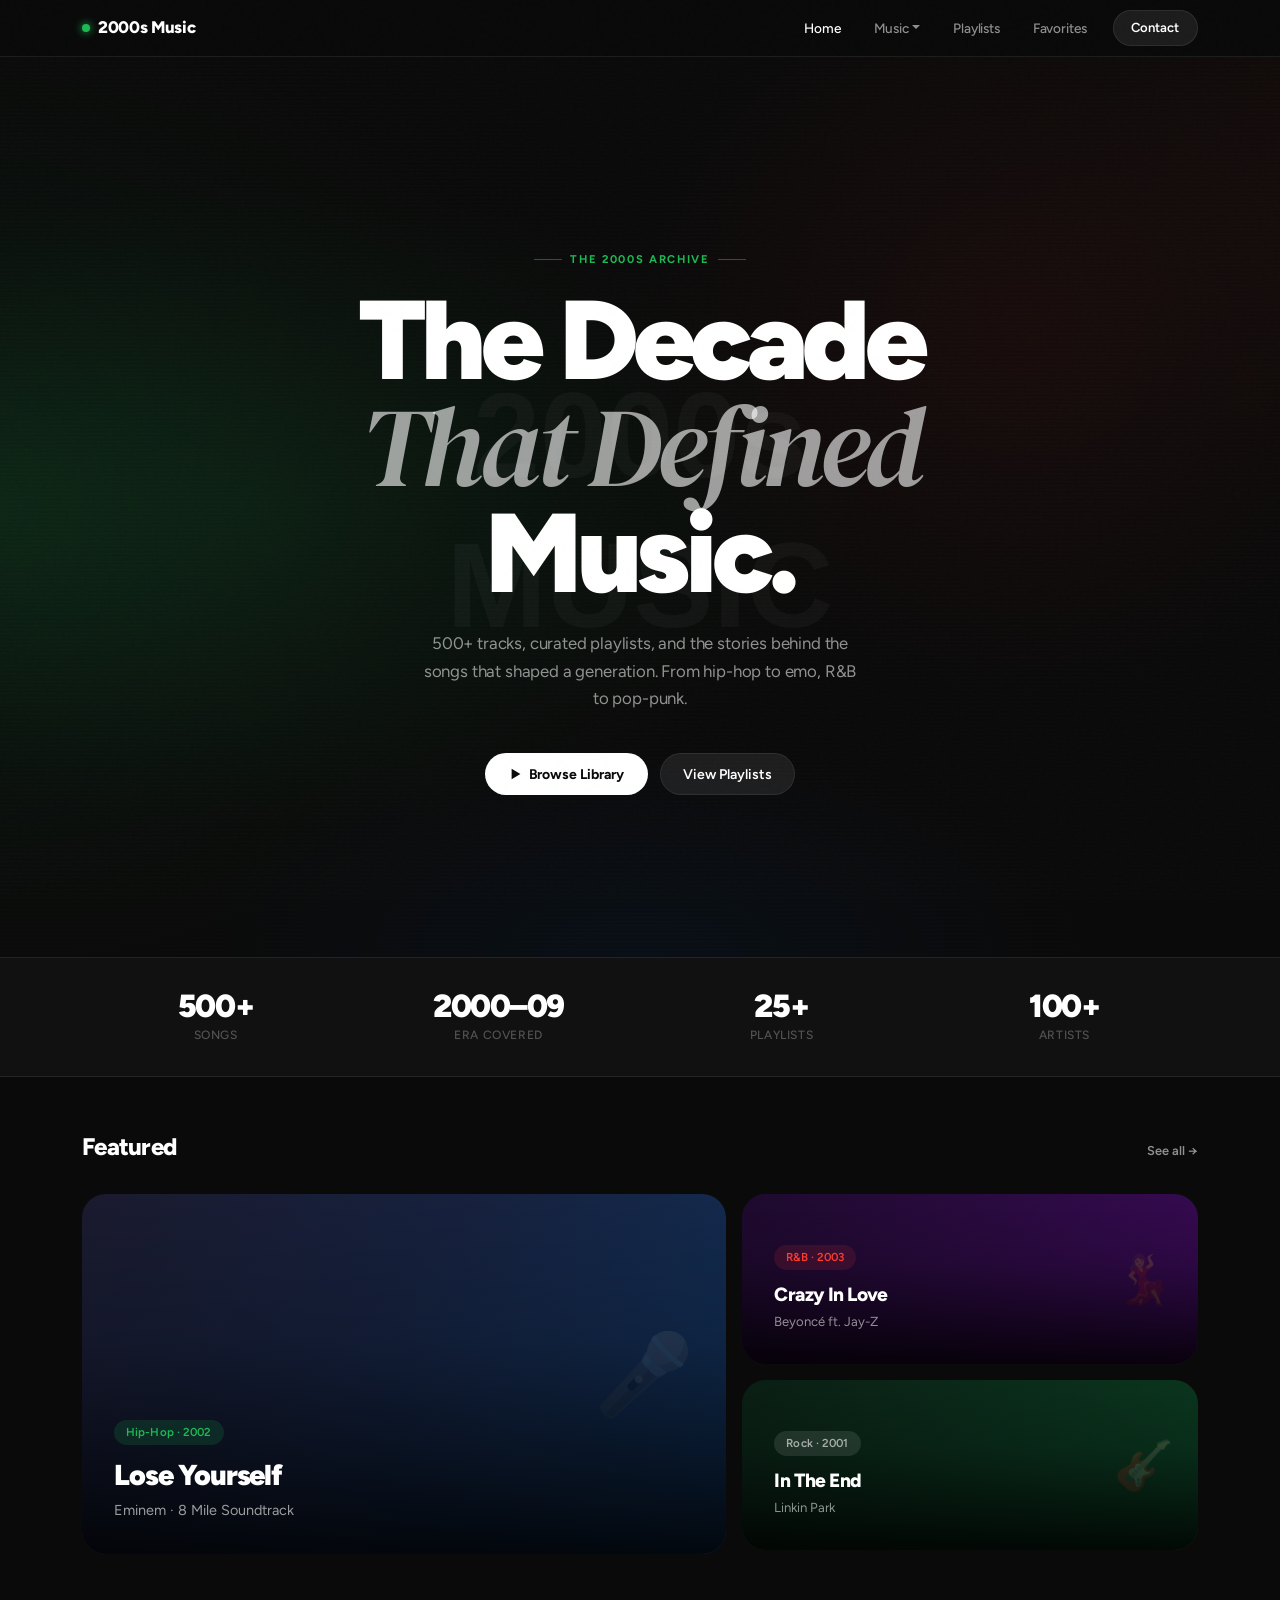
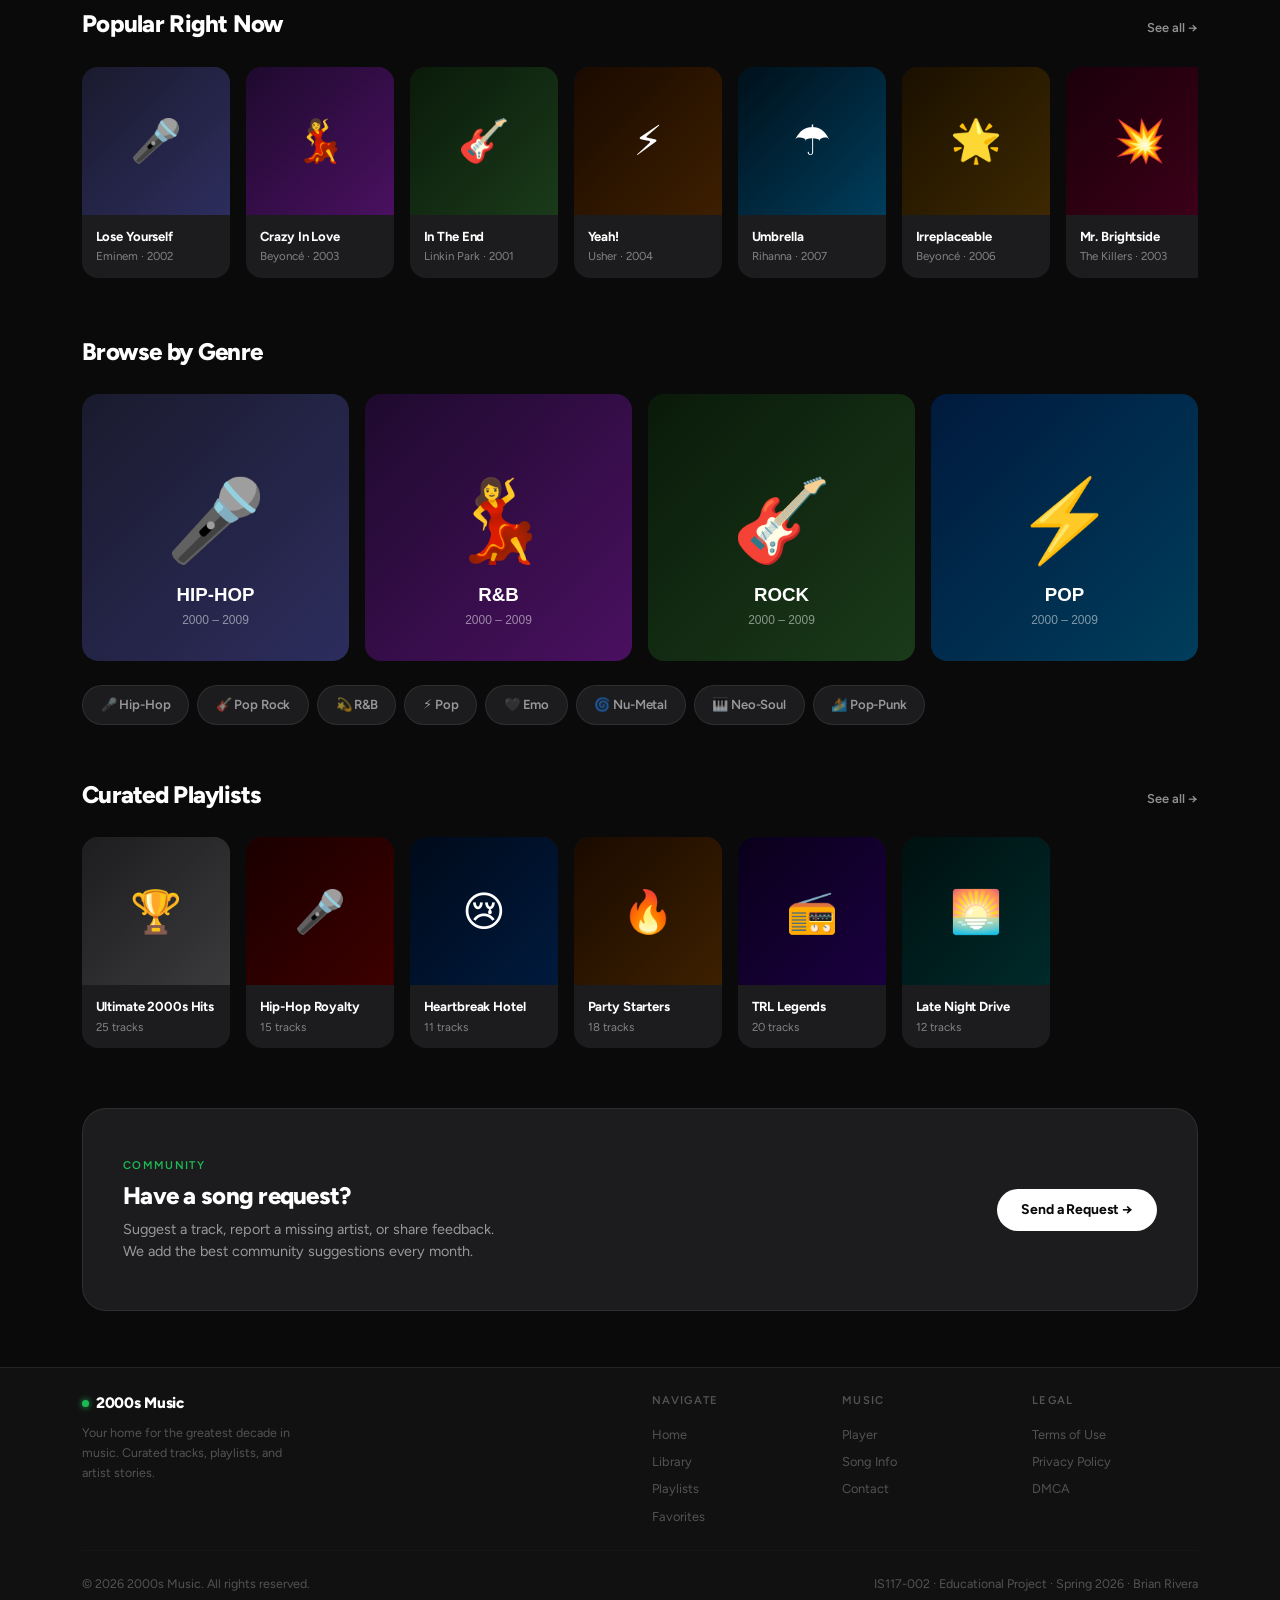
<file: index.html>
<!-- DEVELOPER: Brian Rivera, IS117-002, Spring 2026 -->
<!DOCTYPE html>
<html lang="en">
<head>
  <meta charset="UTF-8" />
  <meta name="viewport" content="width=device-width, initial-scale=1.0" />
  <title>2000s Music — Home</title>
  <link rel="stylesheet" href="https://cdn.jsdelivr.net/npm/bootstrap@5.3.3/dist/css/bootstrap.min.css" />
  <link rel="stylesheet" href="css/style.css" />
  <style>

    .home-hero {
      min-height: 100vh;
      display: grid;
      place-items: center;
      position: relative;
      overflow: hidden;
      padding: 7rem 1rem 5rem;
    }

    /* mesh gradient background */
    .hero-mesh {
      position: absolute;
      inset: 0;
      background:
        radial-gradient(ellipse 80% 60% at 20% 50%, rgba(29,185,84,0.13) 0%, transparent 60%),
        radial-gradient(ellipse 60% 80% at 80% 30%, rgba(255,59,48,0.10) 0%, transparent 55%),
        radial-gradient(ellipse 70% 50% at 50% 100%, rgba(0,113,227,0.10) 0%, transparent 50%);
      pointer-events: none;
    }

    /* Subtle horizontal lines */
    .hero-scanlines {
      position: absolute;
      inset: 0;
      background-image: repeating-linear-gradient(0deg, transparent, transparent 3px, rgba(255,255,255,0.012) 3px, rgba(255,255,255,0.012) 4px);
      pointer-events: none;
    }

    .hero-content { position: relative; z-index: 1; text-align: center; max-width: 780px; }

    .hero-eyebrow {
      font-size: 0.7rem;
      font-weight: 700;
      letter-spacing: 0.15em;
      text-transform: uppercase;
      color: var(--green);
      margin-bottom: 1.2rem;
      display: flex;
      align-items: center;
      justify-content: center;
      gap: 8px;
    }

    .hero-eyebrow::before,
    .hero-eyebrow::after {
      content: '';
      width: 28px;
      height: 1px;
      background: var(--green);
      opacity: 0.5;
    }

    .hero-title {
      font-family: var(--font-sans);
      font-weight: 900;
      font-size: clamp(3rem, 10vw, 7rem);
      letter-spacing: -0.05em;
      line-height: 0.95;
      color: var(--text-primary);
      margin-bottom: 1.5rem;
    }

    .hero-title em {
      font-family: var(--font-serif);
      font-style: italic;
      font-weight: 400;
      color: rgba(255,255,255,0.6);
    }

    .hero-desc {
      font-size: 1.05rem;
      color: var(--text-secondary);
      max-width: 440px;
      margin: 0 auto 2.5rem;
      line-height: 1.65;
      letter-spacing: -0.01em;
    }

    .hero-actions {
      display: flex;
      gap: 12px;
      justify-content: center;
      flex-wrap: wrap;
    }

    /* Floating art strip */
    .album-strip {
      position: absolute;
      bottom: -30px;
      left: 50%;
      transform: translateX(-50%);
      display: flex;
      gap: 12px;
      padding: 0 1rem;
      opacity: 0.18;
      pointer-events: none;
      white-space: nowrap;
    }

    .album-strip-item {
      width: 80px; height: 80px;
      border-radius: 10px;
      flex-shrink: 0;
      display: flex;
      align-items: center;
      justify-content: center;
      font-size: 2rem;
    }

    /*  Stats bar  */
    .stats-bar {
      border-top: 1px solid var(--border);
      border-bottom: 1px solid var(--border);
      padding: 2rem 0;
      background: var(--bg-2);
    }

    .stat-item { text-align: center; }

    .stat-num {
      font-size: 2rem;
      font-weight: 900;
      letter-spacing: -0.04em;
      color: var(--text-primary);
      line-height: 1;
    }

    .stat-label {
      font-size: 0.75rem;
      font-weight: 500;
      color: var(--text-tertiary);
      letter-spacing: 0.05em;
      text-transform: uppercase;
      margin-top: 4px;
    }

    /*  Horizontal scroll row a similar one to Spotify's style  */
    .scroll-row {
      display: flex;
      gap: 16px;
      overflow-x: auto;
      padding-bottom: 4px;
      scrollbar-width: none;
      -ms-overflow-style: none;
    }
    .scroll-row::-webkit-scrollbar { display: none; }

    .scroll-row .music-card {
      min-width: 148px;
      max-width: 148px;
    }

    .scroll-row .music-card:hover .play-overlay { opacity: 1 !important; }

    @media (max-width: 576px) {
      .scroll-row .music-card { min-width: 130px; max-width: 130px; }
    }

    /*  Featured banner Apple Music editorial inspo  */
    .editorial-banner {
      border-radius: var(--r-xl);
      overflow: hidden;
      position: relative;
      min-height: 300px;
      display: flex;
      align-items: flex-end;
      padding: 2rem;
      text-decoration: none;
      transition: transform 0.3s cubic-bezier(0.34,1.56,0.64,1);
    }

    .editorial-banner:hover { transform: scale(1.01); }

    .editorial-banner .banner-bg {
      position: absolute;
      inset: 0;
      z-index: 0;
    }

    .editorial-banner .banner-overlay {
      position: absolute;
      inset: 0;
      background: linear-gradient(to top, rgba(0,0,0,0.85) 0%, rgba(0,0,0,0.2) 60%, transparent 100%);
      z-index: 1;
    }

    .editorial-banner .banner-content { position: relative; z-index: 2; }

    /*  Genre pill row  */
    .genre-row {
      display: flex;
      gap: 8px;
      flex-wrap: wrap;
    }

    .genre-pill {
      padding: 0.55rem 1.1rem;
      background: var(--surface);
      border: 1px solid var(--border);
      border-radius: var(--r-full);
      font-size: 0.82rem;
      font-weight: 600;
      color: var(--text-secondary);
      text-decoration: none;
      transition: all 0.2s;
      letter-spacing: -0.01em;
    }

    .genre-pill:hover {
      background: rgba(255,255,255,0.1);
      border-color: var(--border-hover);
      color: var(--text-primary);
    }

    /* home section spacing */
    .home-section { padding: 3.5rem 0; }
  </style>
</head>
<body class="d-flex flex-column min-vh-100">
<div id="navbar-placeholder"></div>

<div class="page-wrapper flex-grow-1">

  <!--  Hero  -->
  <section class="home-hero">
    <div class="hero-mesh"></div>
    <div class="hero-scanlines"></div>
    <!-- Hero background image -->
    <img src="images/hero-bg.svg" alt="2000s Music Archive - ambient background" style="position:absolute;inset:0;width:100%;height:100%;object-fit:cover;opacity:0.4;pointer-events:none;" />

    <div class="hero-content">
      <div class="hero-eyebrow anim-fade-up">The 2000s Archive</div>
      <h1 class="hero-title anim-fade-up delay-1">
        The Decade<br>
        <em>That Defined</em><br>
        <span>Music.</span>
      </h1>
      <p class="hero-desc anim-fade-up delay-2">
        500+ tracks, curated playlists, and the stories behind the songs that shaped a generation. From hip-hop to emo, R&B to pop-punk.
      </p>
      <div class="hero-actions anim-fade-up delay-3">
        <a href="library.html" class="btn-primary-music">
          <svg width="14" height="14" viewBox="0 0 16 16" fill="currentColor"><path d="M3 2l10 6-10 6V2z"/></svg>
          Browse Library
        </a>
        <a href="playlists.html" class="btn-ghost">View Playlists</a>
      </div>
    </div>
  </section>

  <!--  Stats  -->
  <div class="stats-bar">
    <div class="container">
      <div class="row g-3 justify-content-center">
        <div class="col-6 col-md-3">
          <div class="stat-item">
            <div class="stat-num">500+</div>
            <div class="stat-label">Songs</div>
          </div>
        </div>
        <div class="col-6 col-md-3">
          <div class="stat-item">
            <div class="stat-num">2000–09</div>
            <div class="stat-label">Era Covered</div>
          </div>
        </div>
        <div class="col-6 col-md-3">
          <div class="stat-item">
            <div class="stat-num">25+</div>
            <div class="stat-label">Playlists</div>
          </div>
        </div>
        <div class="col-6 col-md-3">
          <div class="stat-item">
            <div class="stat-num">100+</div>
            <div class="stat-label">Artists</div>
          </div>
        </div>
      </div>
    </div>
  </div>

  <!-- ── FEATURED EDITORIAL ── -->
  <section class="home-section">
    <div class="container">
      <div class="section-head mb-4">
        <h2 class="section-title">Featured</h2>
        <a href="library.html" class="section-link">See all →</a>
      </div>

      <div class="row g-3">
        <!--  editorial card -->
        <div class="col-lg-7">
          <a href="player.html" class="editorial-banner" style="min-height:360px;">
            <div class="banner-bg" style="background: linear-gradient(135deg, #1a1a2e 0%, #16213e 40%, #0f3460 100%);"></div>
            <div class="banner-overlay"></div>
            <div class="banner-content">
              <span class="pill pill-green mb-2">Hip-Hop · 2002</span>
              <h3 style="font-size:1.8rem;font-weight:900;letter-spacing:-0.04em;color:#fff;margin:0.3rem 0 0.5rem;">Lose Yourself</h3>
              <p style="font-size:0.9rem;color:rgba(255,255,255,0.6);margin:0;">Eminem · 8 Mile Soundtrack</p>
            </div>
            <div style="position:absolute;top:50%;right:2rem;transform:translateY(-50%);font-size:5rem;opacity:0.15;">🎤</div>
          </a>
        </div>

        <!-- More editorial cards -->
        <div class="col-lg-5 d-flex flex-column gap-3">
          <a href="player.html" class="editorial-banner" style="min-height:170px;">
            <div class="banner-bg" style="background: linear-gradient(135deg, #1e0a2e 0%, #3d0a5c 100%);"></div>
            <div class="banner-overlay"></div>
            <div class="banner-content">
              <span class="pill pill-red mb-2">R&B · 2003</span>
              <h3 style="font-size:1.2rem;font-weight:800;letter-spacing:-0.03em;color:#fff;margin:0.3rem 0 0.4rem;">Crazy In Love</h3>
              <p style="font-size:0.82rem;color:rgba(255,255,255,0.55);margin:0;">Beyoncé ft. Jay-Z</p>
            </div>
            <div style="position:absolute;top:50%;right:1.5rem;transform:translateY(-50%);font-size:3rem;opacity:0.2;">💃</div>
          </a>
          <a href="player.html" class="editorial-banner" style="min-height:170px;">
            <div class="banner-bg" style="background: linear-gradient(135deg, #0a1e14 0%, #0a3d22 100%);"></div>
            <div class="banner-overlay"></div>
            <div class="banner-content">
              <span class="pill mb-2" style="background:rgba(255,255,255,0.1);color:rgba(255,255,255,0.6);">Rock · 2001</span>
              <h3 style="font-size:1.2rem;font-weight:800;letter-spacing:-0.03em;color:#fff;margin:0.3rem 0 0.4rem;">In The End</h3>
              <p style="font-size:0.82rem;color:rgba(255,255,255,0.55);margin:0;">Linkin Park</p>
            </div>
            <div style="position:absolute;top:50%;right:1.5rem;transform:translateY(-50%);font-size:3rem;opacity:0.2;">🎸</div>
          </a>
        </div>
      </div>
    </div>
  </section>

  <!--  Popular Tracks  -->
  <section class="home-section" style="padding-top:0;">
    <div class="container">
      <div class="section-head">
        <h2 class="section-title">Popular Right Now</h2>
        <a href="library.html" class="section-link">See all →</a>
      </div>
      <div class="scroll-row" id="popularRow"></div>
    </div>
  </section>

  <!--  Geners  -->
  <section class="home-section" style="padding-top:0;">
    <div class="container">
      <div class="section-head">
        <h2 class="section-title">Browse by Genre</h2>
      </div>

      <!-- Genre image cards  -->
      <div class="row g-3 mb-4">
        <div class="col-6 col-md-3">
          <a href="playlists.html" class="text-decoration-none d-block" style="border-radius:var(--r-lg);overflow:hidden;position:relative;">
            <img src="images/album-hiphop.svg" alt="Hip-Hop music genre - 2000s rap artists" class="img-fluid w-100" style="display:block;border-radius:var(--r-lg);" />
          </a>
        </div>
        <div class="col-6 col-md-3">
          <a href="playlists.html" class="text-decoration-none d-block">
            <img src="images/album-rb.svg" alt="R&B music genre - 2000s rhythm and blues" class="img-fluid w-100" style="display:block;border-radius:var(--r-lg);" />
          </a>
        </div>
        <div class="col-6 col-md-3">
          <a href="playlists.html" class="text-decoration-none d-block">
            <img src="images/album-rock.svg" alt="Rock music genre - 2000s alternative and emo rock" class="img-fluid w-100" style="display:block;border-radius:var(--r-lg);" />
          </a>
        </div>
        <div class="col-6 col-md-3">
          <a href="playlists.html" class="text-decoration-none d-block">
            <img src="images/album-pop.svg" alt="Pop music genre - 2000s pop hits" class="img-fluid w-100" style="display:block;border-radius:var(--r-lg);" />
          </a>
        </div>
      </div>

      <div class="genre-row">
        <a href="playlists.html" class="genre-pill">🎤 Hip-Hop</a>
        <a href="playlists.html" class="genre-pill">🎸 Pop Rock</a>
        <a href="playlists.html" class="genre-pill">💫 R&amp;B</a>
        <a href="playlists.html" class="genre-pill">⚡ Pop</a>
        <a href="playlists.html" class="genre-pill">🖤 Emo</a>
        <a href="playlists.html" class="genre-pill">🌀 Nu-Metal</a>
        <a href="playlists.html" class="genre-pill">🎹 Neo-Soul</a>
        <a href="playlists.html" class="genre-pill">🏄 Pop-Punk</a>
      </div>
    </div>
  </section>

  <!--  Playlist Preview  -->
  <section class="home-section" style="padding-top:0;">
    <div class="container">
      <div class="section-head">
        <h2 class="section-title">Curated Playlists</h2>
        <a href="playlists.html" class="section-link">See all →</a>
      </div>
      <div class="scroll-row" id="playlistsRow"></div>
    </div>
  </section>

  <section class="home-section" style="padding-top:0;">
    <div class="container">
      <div style="background:var(--surface);border-radius:var(--r-xl);padding:3rem 2.5rem;display:flex;flex-wrap:wrap;align-items:center;justify-content:space-between;gap:1.5rem;border:1px solid var(--border);">
        <div>
          <p class="eyebrow eyebrow-green mb-2">Community</p>
          <h3 style="font-size:1.5rem;font-weight:800;letter-spacing:-0.03em;margin:0 0 0.5rem;">Have a song request?</h3>
          <p style="color:var(--text-secondary);font-size:0.9rem;margin:0;max-width:380px;">Suggest a track, report a missing artist, or share feedback. We add the best community suggestions every month.</p>
        </div>
        <a href="contact.html" class="btn-primary-music" style="white-space:nowrap;">Send a Request →</a>
      </div>
    </div>
  </section>

</div>

<div id="footer-placeholder"></div>
<script src="https://cdn.jsdelivr.net/npm/bootstrap@5.3.3/dist/js/bootstrap.bundle.min.js"></script>
<script src="js/components.js"></script>
<script>
  document.getElementById('navbar-placeholder').innerHTML = getNavHTML('home');
  document.getElementById('footer-placeholder').innerHTML = getFooterHTML();

  function makeCard(emoji, title, sub, bg, href) {
    return `
      <div class="music-card" onclick="window.location='${href}'" style="min-width:148px;max-width:148px;cursor:pointer;">
        <div class="card-art" style="background:${bg};aspect-ratio:1;display:flex;align-items:center;justify-content:center;font-size:2.6rem;position:relative;overflow:hidden;">
          <span>${emoji}</span>
          <div class="play-overlay" style="position:absolute;inset:0;background:rgba(0,0,0,0.4);display:flex;align-items:center;justify-content:center;opacity:0;transition:opacity 0.2s;">
            <div class="play-btn-circle" style="width:40px;height:40px;background:#fff;border-radius:50%;display:flex;align-items:center;justify-content:center;color:#000;font-size:1rem;box-shadow:0 4px 16px rgba(0,0,0,0.4);">▶</div>
          </div>
        </div>
        <div class="card-body" style="padding:0.75rem 0.85rem;">
          <div class="card-title" style="font-size:0.82rem;font-weight:700;letter-spacing:-0.01em;color:#fff;white-space:nowrap;overflow:hidden;text-overflow:ellipsis;margin-bottom:2px;">${title}</div>
          <div class="card-sub" style="font-size:0.72rem;color:rgba(255,255,255,0.45);white-space:nowrap;overflow:hidden;text-overflow:ellipsis;">${sub}</div>
        </div>
      </div>`;
  }

  const popular = [
    { emoji:'🎤', title:'Lose Yourself',   sub:'Eminem · 2002',        bg:'linear-gradient(135deg,#1a1a2e,#2d2d5e)' },
    { emoji:'💃', title:'Crazy In Love',   sub:'Beyoncé · 2003',       bg:'linear-gradient(135deg,#1e0a2e,#4a1060)' },
    { emoji:'🎸', title:'In The End',      sub:'Linkin Park · 2001',   bg:'linear-gradient(135deg,#0a1a0a,#1a3a1a)' },
    { emoji:'⚡', title:'Yeah!',           sub:'Usher · 2004',         bg:'linear-gradient(135deg,#1a0a00,#3d1f00)' },
    { emoji:'☂️', title:'Umbrella',        sub:'Rihanna · 2007',       bg:'linear-gradient(135deg,#00101a,#003d5c)' },
    { emoji:'🌟', title:'Irreplaceable',   sub:'Beyoncé · 2006',       bg:'linear-gradient(135deg,#1a1000,#3d2800)' },
    { emoji:'💥', title:'Mr. Brightside', sub:'The Killers · 2003',   bg:'linear-gradient(135deg,#1a000a,#3d0018)' },
    { emoji:'🎵', title:'Gold Digger',     sub:'Kanye West · 2005',    bg:'linear-gradient(135deg,#0a0a1a,#1a1a4a)' },
  ];

  const playlists = [
    { emoji:'🏆', title:'Ultimate 2000s Hits', sub:'25 tracks', bg:'linear-gradient(135deg,#1d1d1f,#3a3a3c)' },
    { emoji:'🎤', title:'Hip-Hop Royalty',      sub:'15 tracks', bg:'linear-gradient(135deg,#1a0000,#3d0000)' },
    { emoji:'😢', title:'Heartbreak Hotel',     sub:'11 tracks', bg:'linear-gradient(135deg,#000a1a,#001a3d)' },
    { emoji:'🔥', title:'Party Starters',       sub:'18 tracks', bg:'linear-gradient(135deg,#1a0a00,#3d2000)' },
    { emoji:'📻', title:'TRL Legends',          sub:'20 tracks', bg:'linear-gradient(135deg,#0a001a,#1a0040)' },
    { emoji:'🌅', title:'Late Night Drive',     sub:'12 tracks', bg:'linear-gradient(135deg,#001010,#002a2a)' },
  ];

  document.getElementById('popularRow').innerHTML   = popular.map(s  => makeCard(s.emoji, s.title, s.sub, s.bg, 'player.html')).join('');
  document.getElementById('playlistsRow').innerHTML = playlists.map(p => makeCard(p.emoji, p.title, p.sub, p.bg, 'playlists.html')).join('');
</script>
</body>
</html>
</file>
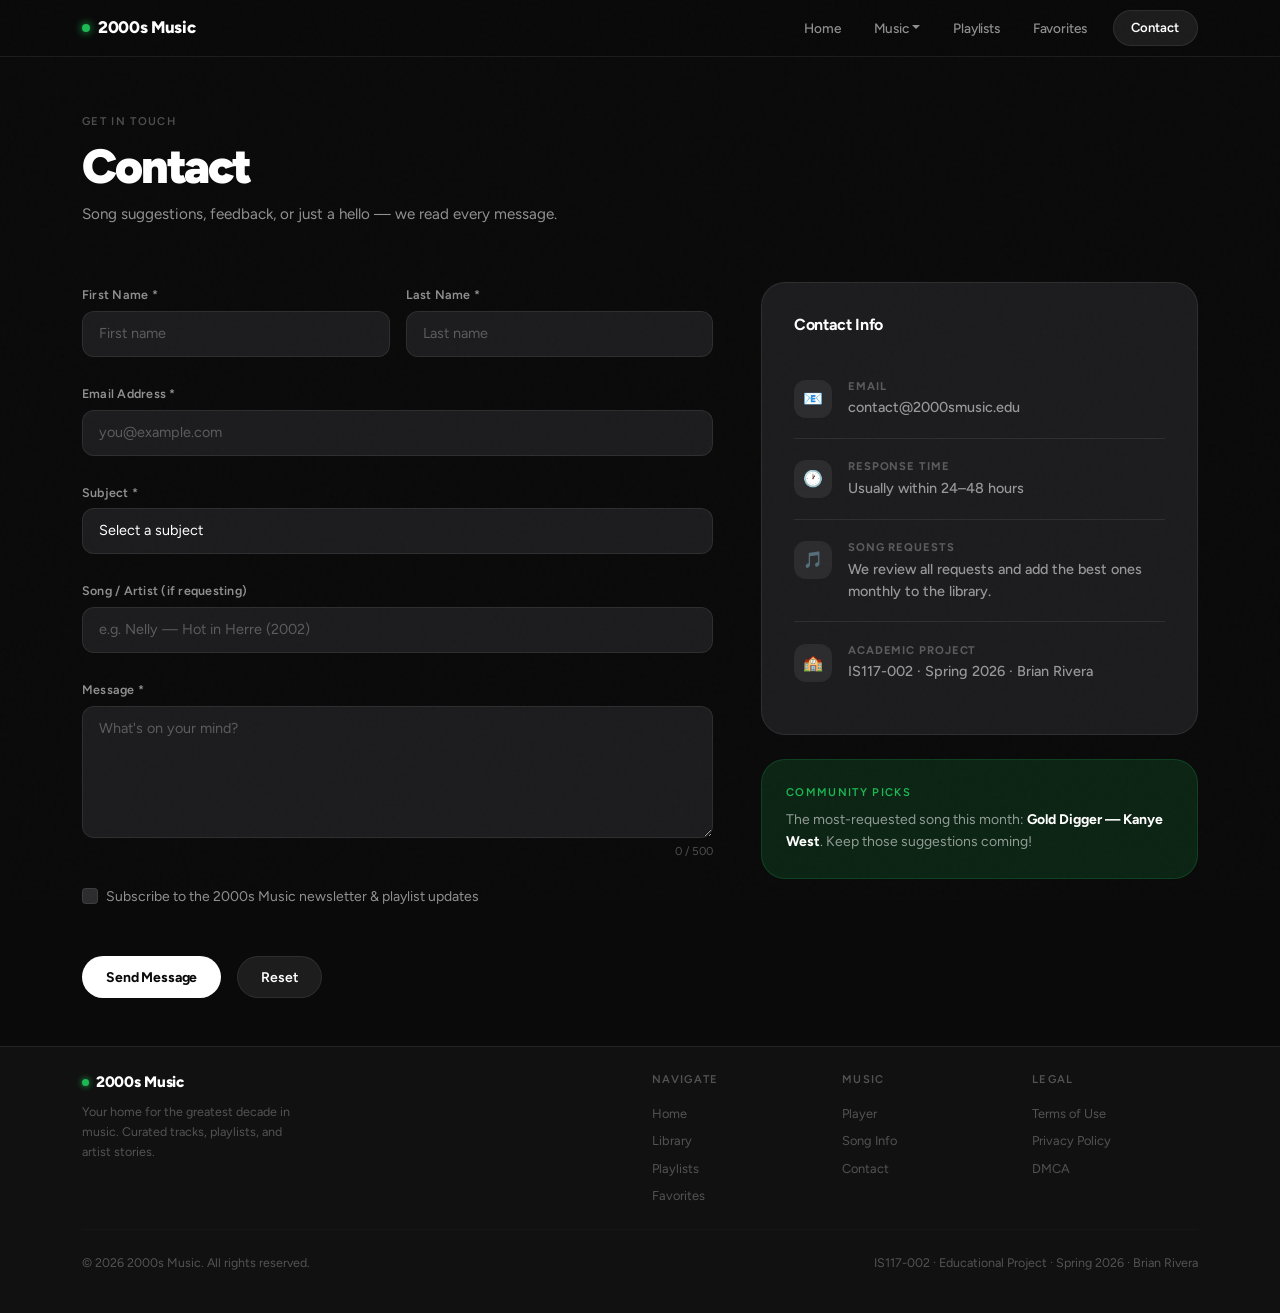
<file: contact.html>
<!-- DEVELOPER: Brian Rivera, IS117-002, Spring 2026 -->
<!DOCTYPE html>
<html lang="en">
<head>
  <meta charset="UTF-8" />
  <meta name="viewport" content="width=device-width, initial-scale=1.0" />
  <title>2000s Music — Contact</title>
  <link rel="stylesheet" href="https://cdn.jsdelivr.net/npm/bootstrap@5.3.3/dist/css/bootstrap.min.css" />
  <link rel="stylesheet" href="css/style.css" />
  <style>
    .contact-info-item {
      display: flex;
      align-items: flex-start;
      gap: 1rem;
      padding: 1.2rem 0;
      border-bottom: 1px solid var(--border);
    }
    .contact-info-item:last-child { border-bottom: none; }

    .ci-icon {
      width: 38px; height: 38px;
      background: var(--surface-2);
      border-radius: var(--r-md);
      display: flex;
      align-items: center;
      justify-content: center;
      font-size: 1rem;
      flex-shrink: 0;
      margin-top: 2px;
    }

    .ci-label {
      font-size: 0.7rem;
      font-weight: 700;
      letter-spacing: 0.08em;
      text-transform: uppercase;
      color: var(--text-tertiary);
      margin-bottom: 3px;
    }

    .ci-value {
      font-size: 0.9rem;
      font-weight: 500;
      color: var(--text-secondary);
      line-height: 1.5;
    }

    .char-count {
      font-size: 0.72rem;
      color: var(--text-tertiary);
      text-align: right;
      margin-top: 5px;
    }

    .success-card {
      background: var(--surface);
      border-radius: var(--r-xl);
      padding: 3rem 2rem;
      text-align: center;
      border: 1px solid rgba(29,185,84,0.2);
      display: none;
    }

    .success-icon {
      width: 64px; height: 64px;
      background: var(--green-dim);
      border-radius: 50%;
      display: flex;
      align-items: center;
      justify-content: center;
      font-size: 1.8rem;
      margin: 0 auto 1.2rem;
    }
  </style>
</head>
<body class="d-flex flex-column min-vh-100">
<div id="navbar-placeholder"></div>

<div class="page-wrapper flex-grow-1">
  <div class="container">

    <div class="page-hero anim-fade-up">
      <span class="eyebrow mb-2 d-block">Get In Touch</span>
      <h1 style="font-size:clamp(2rem,5vw,3rem);font-weight:900;letter-spacing:-0.04em;">Contact</h1>
      <p style="color:var(--text-secondary);margin-top:0.5rem;font-size:0.95rem;">Song suggestions, feedback, or just a hello — we read every message.</p>
    </div>

    <div class="row g-5">

      <!-- Form -->
      <div class="col-lg-7 anim-fade-up delay-1">

        <!-- Success  -->
        <div class="success-card" id="successCard">
          <div class="success-icon">✓</div>
          <h3 style="font-size:1.3rem;font-weight:800;letter-spacing:-0.03em;margin-bottom:0.5rem;">Message Sent</h3>
          <p style="color:var(--text-secondary);font-size:0.9rem;margin-bottom:2rem;">Thanks for reaching out. We'll get back to you within 24–48 hours.</p>
          <button class="btn-ghost" onclick="resetForm()">Send Another</button>
        </div>

        <!-- Form -->
        <form id="contactForm" class="music-form" novalidate>
          <div class="row g-3 mb-4">
            <div class="col-sm-6">
              <label class="form-label">First Name *</label>
              <input type="text" class="form-control" id="firstName" placeholder="First name" required />
              <div class="invalid-feedback" style="font-size:0.78rem;color:var(--red);margin-top:5px;">Required.</div>
            </div>
            <div class="col-sm-6">
              <label class="form-label">Last Name *</label>
              <input type="text" class="form-control" id="lastName" placeholder="Last name" required />
              <div class="invalid-feedback" style="font-size:0.78rem;color:var(--red);margin-top:5px;">Required.</div>
            </div>
          </div>

          <div class="mb-4">
            <label class="form-label">Email Address *</label>
            <input type="email" class="form-control" placeholder="you@example.com" required />
            <div class="invalid-feedback" style="font-size:0.78rem;color:var(--red);margin-top:5px;">Enter a valid email address.</div>
          </div>

          <div class="mb-4">
            <label class="form-label">Subject *</label>
            <select class="form-select" required>
              <option value="">Select a subject</option>
              <option value="song-request">Song Request</option>
              <option value="playlist-suggestion">Playlist Suggestion</option>
              <option value="feedback">General Feedback</option>
              <option value="bug">Report a Bug</option>
              <option value="collab">Collaboration</option>
              <option value="other">Other</option>
            </select>
            <div class="invalid-feedback" style="font-size:0.78rem;color:var(--red);margin-top:5px;">Please select a subject.</div>
          </div>

          <div class="mb-4">
            <label class="form-label">Song / Artist (if requesting)</label>
            <input type="text" class="form-control" placeholder="e.g. Nelly — Hot in Herre (2002)" />
          </div>

          <div class="mb-4">
            <label class="form-label">Message *</label>
            <textarea class="form-control" rows="5" placeholder="What's on your mind?" required maxlength="500"
              oninput="document.getElementById('charCount').textContent=this.value.length+' / 500'"></textarea>
            <div class="char-count"><span id="charCount">0</span> / 500</div>
            <div class="invalid-feedback" style="font-size:0.78rem;color:var(--red);margin-top:5px;">Message cannot be empty.</div>
          </div>

          <div class="mb-5">
            <div class="form-check">
              <input class="form-check-input" type="checkbox" id="newsletter" />
              <label class="form-check-label" for="newsletter" style="font-size:0.875rem;color:var(--text-secondary);cursor:pointer;">
                Subscribe to the 2000s Music newsletter &amp; playlist updates
              </label>
            </div>
          </div>

          <div class="d-flex gap-3 align-items-center">
            <button type="submit" class="btn-primary-music">Send Message</button>
            <button type="reset" class="btn-ghost" onclick="document.getElementById('charCount').textContent='0'">Reset</button>
          </div>
        </form>
      </div>

      <!-- Sidebar -->
      <div class="col-lg-5 anim-fade-up delay-2">
        <div style="background:var(--surface);border-radius:var(--r-xl);padding:2rem;border:1px solid var(--border);">
          <h3 style="font-size:1rem;font-weight:700;letter-spacing:-0.02em;margin-bottom:1.5rem;color:var(--text-primary);">Contact Info</h3>

          <div class="contact-info-item">
            <div class="ci-icon">📧</div>
            <div>
              <div class="ci-label">Email</div>
              <div class="ci-value">contact@2000smusic.edu</div>
            </div>
          </div>

          <div class="contact-info-item">
            <div class="ci-icon">🕐</div>
            <div>
              <div class="ci-label">Response Time</div>
              <div class="ci-value">Usually within 24–48 hours</div>
            </div>
          </div>

          <div class="contact-info-item">
            <div class="ci-icon">🎵</div>
            <div>
              <div class="ci-label">Song Requests</div>
              <div class="ci-value">We review all requests and add the best ones monthly to the library.</div>
            </div>
          </div>

          <div class="contact-info-item">
            <div class="ci-icon">🏫</div>
            <div>
              <div class="ci-label">Academic Project</div>
              <div class="ci-value">IS117-002 · Spring 2026 · Brian Rivera</div>
            </div>
          </div>
        </div>

        <div style="margin-top:1.5rem;padding:1.5rem;background:var(--green-dim);border-radius:var(--r-xl);border:1px solid rgba(29,185,84,0.2);">
          <p class="eyebrow eyebrow-green mb-2">Community Picks</p>
          <p style="font-size:0.875rem;color:var(--text-secondary);line-height:1.6;margin:0;">The most-requested song this month: <strong style="color:var(--text-primary);">Gold Digger — Kanye West</strong>. Keep those suggestions coming!</p>
        </div>
      </div>

    </div>

    <div style="height:3rem;"></div>
  </div>
</div>

<div id="footer-placeholder"></div>
<script src="https://cdn.jsdelivr.net/npm/bootstrap@5.3.3/dist/js/bootstrap.bundle.min.js"></script>
<script src="js/components.js"></script>
<script>
  document.getElementById('navbar-placeholder').innerHTML = getNavHTML('contact');
  document.getElementById('footer-placeholder').innerHTML = getFooterHTML();

  document.getElementById('contactForm').addEventListener('submit', function(e) {
    e.preventDefault();
    if (!this.checkValidity()) { this.classList.add('was-validated'); return; }
    this.style.display = 'none';
    document.getElementById('successCard').style.display = 'block';
  });

  function resetForm() {
    const form = document.getElementById('contactForm');
    form.reset();
    form.classList.remove('was-validated');
    form.style.display = 'block';
    document.getElementById('successCard').style.display = 'none';
    document.getElementById('charCount').textContent = '0';
  }
</script>
</body>
</html>
</file>
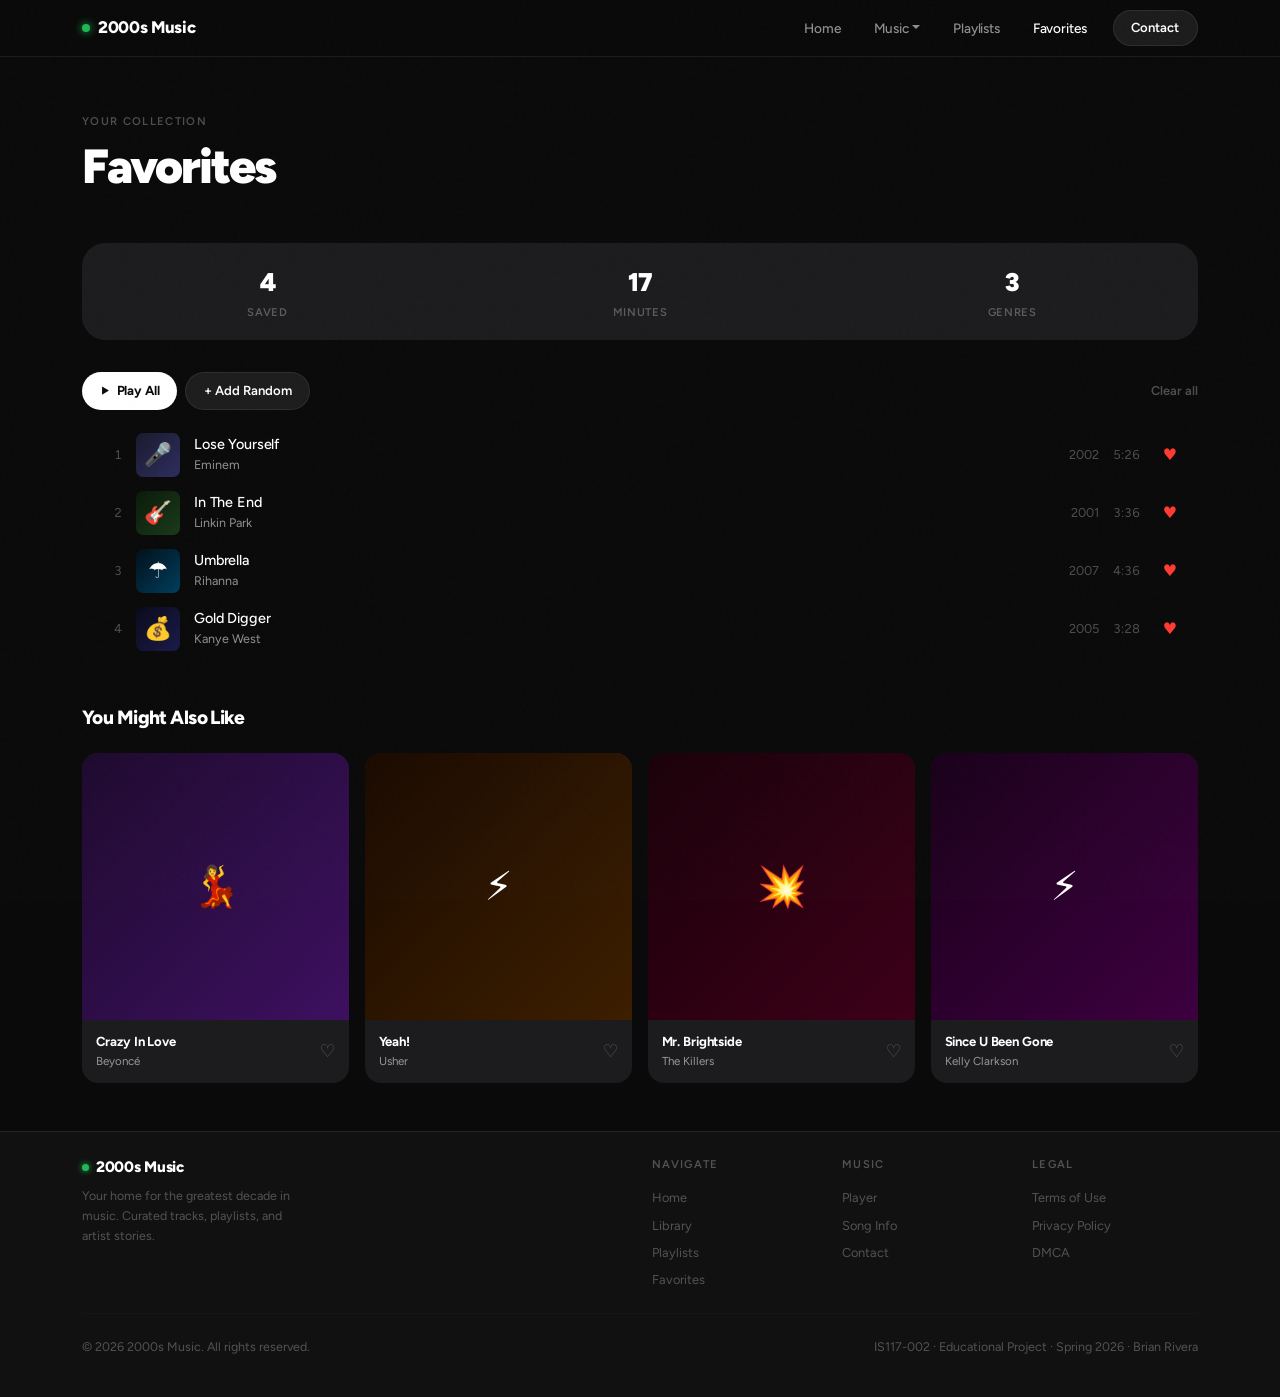
<file: favorites.html>
<!-- DEVELOPER: Brian Rivera, IS117-002, Spring 2026 -->
<!DOCTYPE html>
<html lang="en">
<head>
  <meta charset="UTF-8" />
  <meta name="viewport" content="width=device-width, initial-scale=1.0" />
  <title>2000s Music — Favorites</title>
  <link rel="stylesheet" href="https://cdn.jsdelivr.net/npm/bootstrap@5.3.3/dist/css/bootstrap.min.css" />
  <link rel="stylesheet" href="css/style.css" />
  <style>
    .fav-row {
      display: grid;
      grid-template-columns: 28px 44px 1fr auto auto 32px;
      align-items: center;
      gap: 14px;
      padding: 7px 12px;
      border-radius: var(--r-md);
      transition: background 0.15s;
      cursor: pointer;
    }

    .fav-row:hover { background: rgba(255,255,255,0.05); }

    .fav-rank { font-size: 0.8rem; color: var(--text-tertiary); text-align:right; font-variant-numeric:tabular-nums; }

    .fav-art {
      width: 44px; height: 44px;
      border-radius: 7px;
      display: flex;
      align-items: center;
      justify-content: center;
      font-size: 1.4rem;
      flex-shrink: 0;
    }

    .fav-info { min-width: 0; }
    .fav-name { font-size: 0.9rem; font-weight: 500; color: var(--text-primary); letter-spacing:-0.01em; white-space:nowrap;overflow:hidden;text-overflow:ellipsis; }
    .fav-artist { font-size: 0.78rem; color: var(--text-secondary); }

    .fav-year { font-size: 0.8rem; color: var(--text-tertiary); white-space:nowrap; display:none; }
    @media (min-width:576px) { .fav-year { display:block; } }

    .fav-dur { font-size: 0.8rem; color: var(--text-tertiary); font-variant-numeric:tabular-nums; white-space:nowrap; }

    .heart-btn {
      background: none;
      border: none;
      cursor: pointer;
      font-size: 1rem;
      color: var(--red);
      transition: transform 0.2s;
      padding: 4px;
      line-height: 1;
    }
    .heart-btn:hover { transform: scale(1.25); }

    /* Toast */
    .toast-pill {
      position: fixed;
      bottom: 2rem;
      left: 50%;
      transform: translateX(-50%) translateY(20px);
      background: var(--surface-2);
      border: 1px solid var(--border);
      border-radius: var(--r-full);
      padding: 0.6rem 1.4rem;
      font-size: 0.85rem;
      font-weight: 600;
      color: var(--text-primary);
      box-shadow: 0 8px 32px rgba(0,0,0,0.4);
      opacity: 0;
      transition: all 0.3s cubic-bezier(0.34,1.56,0.64,1);
      white-space: nowrap;
      z-index: 9999;
    }

    .toast-pill.show {
      opacity: 1;
      transform: translateX(-50%) translateY(0);
    }

    .stats-strip {
      display: flex;
      gap: 1px;
      background: var(--border);
      border-radius: var(--r-xl);
      overflow: hidden;
      margin-bottom: 2rem;
    }

    .stat-cell {
      flex: 1;
      background: var(--surface);
      padding: 1.2rem 1.5rem;
      text-align: center;
    }

    .stat-cell-num {
      font-size: 1.6rem;
      font-weight: 900;
      letter-spacing: -0.04em;
      color: var(--text-primary);
    }

    .stat-cell-label {
      font-size: 0.7rem;
      font-weight: 600;
      letter-spacing: 0.06em;
      text-transform: uppercase;
      color: var(--text-tertiary);
      margin-top: 3px;
    }
  </style>
</head>
<body class="d-flex flex-column min-vh-100">
<div id="navbar-placeholder"></div>

<div class="page-wrapper flex-grow-1">
  <div class="container">

    <div class="page-hero anim-fade-up">
      <span class="eyebrow mb-2 d-block">Your Collection</span>
      <h1 style="font-size:clamp(2rem,5vw,3rem);font-weight:900;letter-spacing:-0.04em;">Favorites</h1>
    </div>

    <!-- STATS -->
    <div class="stats-strip anim-fade-up delay-1" id="statsStrip">
      <div class="stat-cell">
        <div class="stat-cell-num" id="statCount">0</div>
        <div class="stat-cell-label">Saved</div>
      </div>
      <div class="stat-cell">
        <div class="stat-cell-num" id="statTime">0</div>
        <div class="stat-cell-label">Minutes</div>
      </div>
      <div class="stat-cell">
        <div class="stat-cell-num" id="statGenres">0</div>
        <div class="stat-cell-label">Genres</div>
      </div>
    </div>

    <!-- Controls -->
    <div class="d-flex align-items-center justify-content-between flex-wrap gap-3 mb-3 anim-fade-up delay-1">
      <div class="d-flex gap-2">
        <a href="player.html" class="btn-primary-music" style="font-size:0.82rem;padding:0.5rem 1.1rem;">
          <svg width="11" height="11" viewBox="0 0 16 16" fill="currentColor"><path d="M3 2l10 6-10 6V2z"/></svg>
          Play All
        </a>
        <button class="btn-ghost" onclick="addRandom()" style="font-size:0.82rem;padding:0.5rem 1.1rem;">+ Add Random</button>
      </div>
      <button onclick="clearAll()" style="background:none;border:none;font-size:0.8rem;font-weight:600;color:var(--text-tertiary);cursor:pointer;transition:color 0.2s;font-family:var(--font-sans);" onmouseover="this.style.color='var(--red)'" onmouseout="this.style.color='var(--text-tertiary)'">Clear all</button>
    </div>

    <!-- List -->
    <div class="anim-fade-up delay-2" id="favList"></div>

    <div id="emptyState" style="display:none;text-align:center;padding:5rem 1rem;">
      <div style="font-size:3.5rem;margin-bottom:1rem;">💔</div>
      <h3 style="font-size:1.2rem;font-weight:700;letter-spacing:-0.03em;margin-bottom:0.5rem;">No favorites yet</h3>
      <p style="color:var(--text-secondary);font-size:0.9rem;margin-bottom:2rem;">Head to the library and save some tracks to see them here.</p>
      <a href="library.html" class="btn-ghost">Browse Library →</a>
    </div>

    <!-- Suggested -->
    <div class="mt-5 anim-fade-up delay-3" id="suggestedSection">
      <div class="section-head mb-3">
        <h2 class="section-title" style="font-size:1.2rem;">You Might Also Like</h2>
      </div>
      <div class="row g-3" id="suggested"></div>
    </div>

    <div style="height:3rem;"></div>
  </div>
</div>

<div class="toast-pill" id="toast"></div>
<div id="footer-placeholder"></div>
<script src="https://cdn.jsdelivr.net/npm/bootstrap@5.3.3/dist/js/bootstrap.bundle.min.js"></script>
<script src="js/components.js"></script>
<script>
  document.getElementById('navbar-placeholder').innerHTML = getNavHTML('favorites');
  document.getElementById('footer-placeholder').innerHTML = getFooterHTML();

  const allSongs = [
    { emoji:'🎤', title:'Lose Yourself',       artist:'Eminem',          genre:'Hip-Hop',  year:'2002', sec:326, bg:'linear-gradient(135deg,#1a1a2e,#2d2d5e)' },
    { emoji:'💃', title:'Crazy In Love',       artist:'Beyoncé',          genre:'R&B',      year:'2003', sec:236, bg:'linear-gradient(135deg,#1e0a2e,#3d1060)' },
    { emoji:'🎸', title:'In The End',          artist:'Linkin Park',      genre:'Rock',     year:'2001', sec:216, bg:'linear-gradient(135deg,#0a1a0a,#1a3a1a)' },
    { emoji:'⚡', title:'Yeah!',               artist:'Usher',            genre:'R&B',      year:'2004', sec:252, bg:'linear-gradient(135deg,#1a0a00,#3d1f00)' },
    { emoji:'☂️', title:'Umbrella',            artist:'Rihanna',          genre:'Pop',      year:'2007', sec:276, bg:'linear-gradient(135deg,#00101a,#003d5c)' },
    { emoji:'💥', title:'Mr. Brightside',     artist:'The Killers',      genre:'Rock',     year:'2003', sec:222, bg:'linear-gradient(135deg,#1a000a,#3d0018)' },
    { emoji:'💰', title:'Gold Digger',        artist:'Kanye West',       genre:'Hip-Hop',  year:'2005', sec:208, bg:'linear-gradient(135deg,#0a0a1a,#1a1a4a)' },
    { emoji:'⚡', title:'Since U Been Gone',  artist:'Kelly Clarkson',   genre:'Pop Rock', year:'2004', sec:188, bg:'linear-gradient(135deg,#1a001a,#3d0040)' },
    { emoji:'🎉', title:'Hey Ya!',            artist:'OutKast',          genre:'Pop',      year:'2003', sec:235, bg:'linear-gradient(135deg,#1a1000,#4a2800)' },
    { emoji:'💋', title:'Toxic',              artist:'Britney Spears',   genre:'Pop',      year:'2003', sec:212, bg:'linear-gradient(135deg,#1a0010,#3d0028)' },
  ];

  let favorites = [0, 2, 4, 6];

  function fmt(sec) {
    return Math.floor(sec/60) + ':' + (sec%60).toString().padStart(2,'0');
  }

  function toast(msg) {
    const el = document.getElementById('toast');
    el.textContent = msg;
    el.classList.add('show');
    setTimeout(() => el.classList.remove('show'), 2200);
  }

  function updateStats() {
    document.getElementById('statCount').textContent = favorites.length;
    const totalSec = favorites.reduce((a, i) => a + allSongs[i].sec, 0);
    document.getElementById('statTime').textContent = Math.round(totalSec / 60);
    document.getElementById('statGenres').textContent = new Set(favorites.map(i => allSongs[i].genre)).size;
  }

  function toggleFav(idx) {
    const pos = favorites.indexOf(idx);
    if (pos === -1) { favorites.push(idx); toast('Added to favorites'); }
    else { favorites.splice(pos, 1); toast('Removed from favorites'); }
    render();
  }

  function addRandom() {
    const available = allSongs.map((_,i) => i).filter(i => !favorites.includes(i));
    if (!available.length) { toast('All songs already saved'); return; }
    const pick = available[Math.floor(Math.random() * available.length)];
    favorites.push(pick);
    toast('Added: ' + allSongs[pick].title);
    render();
  }

  function clearAll() { favorites = []; render(); }

  function render() {
    updateStats();

    const list = document.getElementById('favList');
    const empty = document.getElementById('emptyState');
    const suggested = document.getElementById('suggestedSection');

    if (!favorites.length) {
      list.innerHTML = '';
      empty.style.display = 'block';
      suggested.style.display = 'none';
      return;
    }

    empty.style.display = 'none';
    suggested.style.display = 'block';

    list.innerHTML = favorites.map((si, rank) => {
      const s = allSongs[si];
      return `
        <div class="fav-row">
          <span class="fav-rank">${rank + 1}</span>
          <div class="fav-art" style="background:${s.bg};">${s.emoji}</div>
          <div class="fav-info">
            <div class="fav-name">${s.title}</div>
            <div class="fav-artist">${s.artist}</div>
          </div>
          <span class="fav-year">${s.year}</span>
          <span class="fav-dur">${fmt(s.sec)}</span>
          <button class="heart-btn" onclick="toggleFav(${si})" title="Remove">♥</button>
        </div>
      `;
    }).join('');

    // Suggested
    const notFaved = allSongs.map((_,i) => i).filter(i => !favorites.includes(i)).slice(0, 4);
    document.getElementById('suggested').innerHTML = notFaved.map(si => {
      const s = allSongs[si];
      return `
        <div class="col-6 col-md-3">
          <div class="music-card">
            <div class="card-art" style="background:${s.bg};">
              <span style="font-size:2.5rem;">${s.emoji}</span>
              <div class="play-overlay"><div class="play-btn-circle">▶</div></div>
            </div>
            <div class="card-body" style="display:flex;align-items:center;justify-content:space-between;gap:8px;">
              <div style="min-width:0;">
                <div class="card-title">${s.title}</div>
                <div class="card-sub">${s.artist}</div>
              </div>
              <button onclick="toggleFav(${si})" style="background:none;border:none;cursor:pointer;font-size:1.1rem;color:var(--text-tertiary);flex-shrink:0;transition:color 0.2s,transform 0.2s;" onmouseover="this.style.color='var(--red)';this.style.transform='scale(1.2)'" onmouseout="this.style.color='var(--text-tertiary)';this.style.transform='scale(1)'">♡</button>
            </div>
          </div>
        </div>
      `;
    }).join('');
  }

  render();
</script>
</body>
</html>
</file>
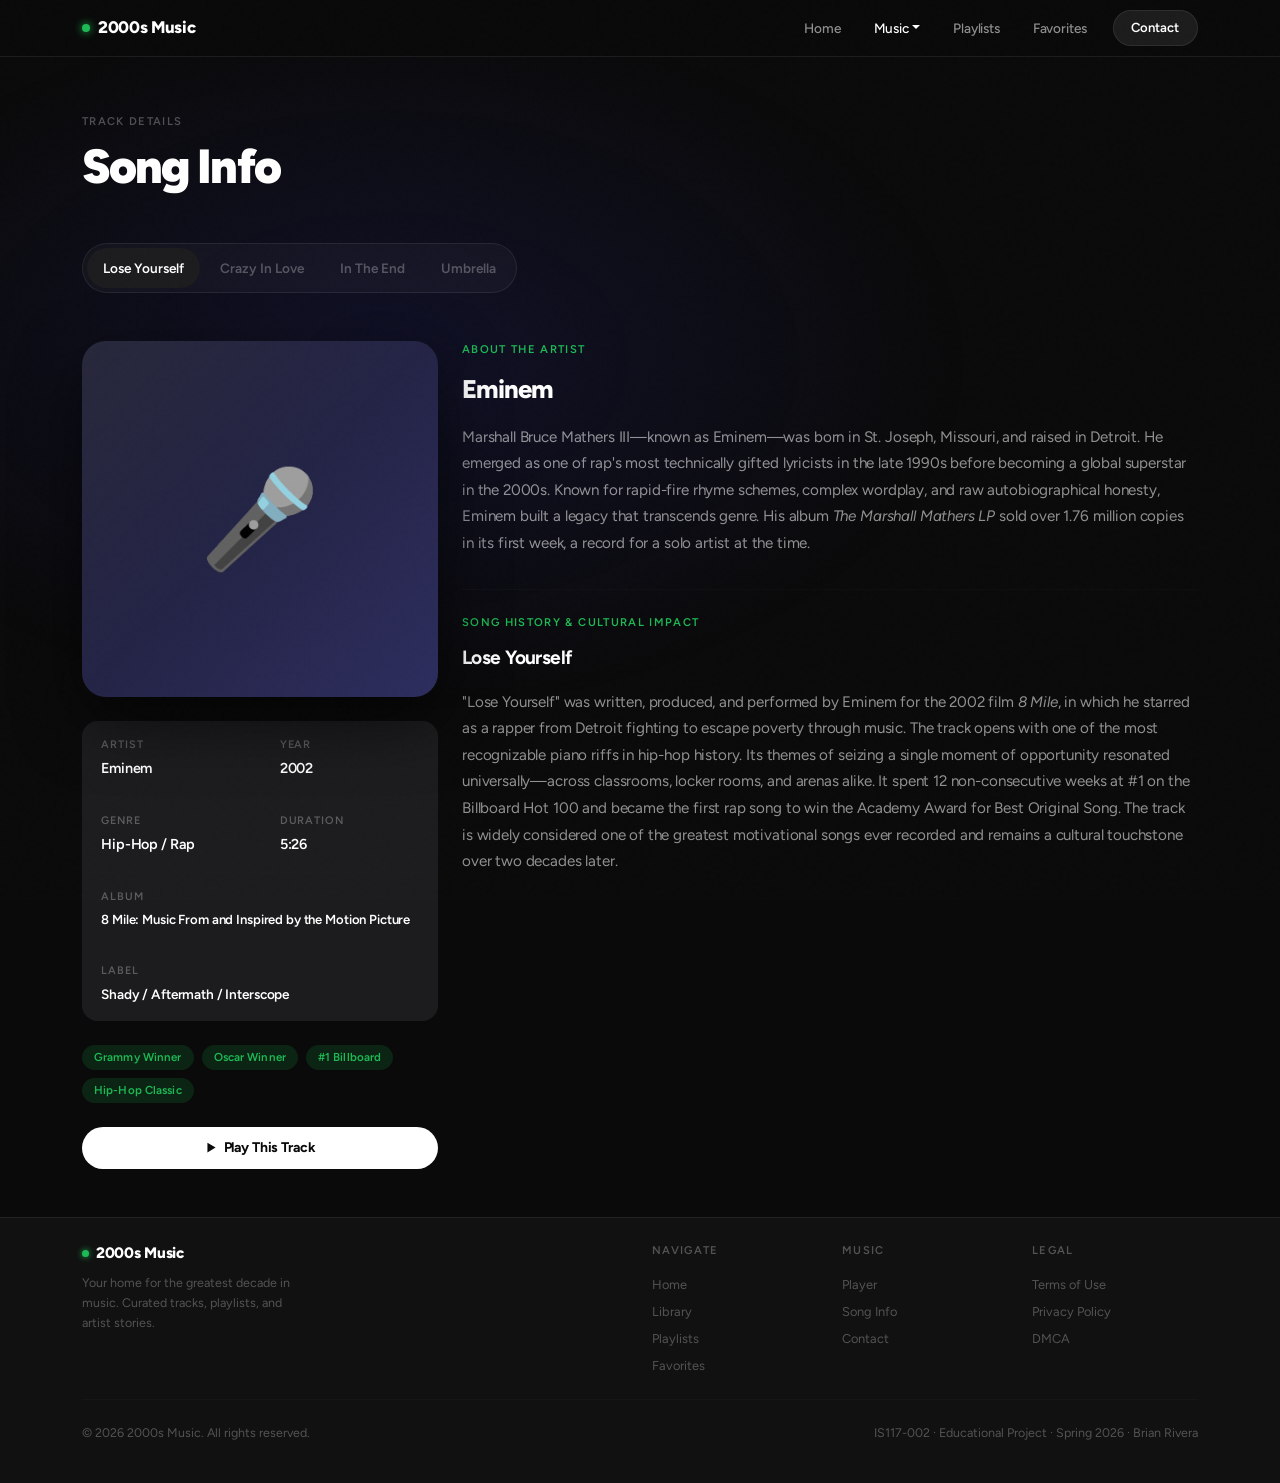
<file: info.html>
<!-- DEVELOPER: Brian Rivera, IS117-002, Spring 2026 -->
<!DOCTYPE html>
<html lang="en">
<head>
  <meta charset="UTF-8" />
  <meta name="viewport" content="width=device-width, initial-scale=1.0" />
  <title>2000s Music — Song Info</title>
  <link rel="stylesheet" href="https://cdn.jsdelivr.net/npm/bootstrap@5.3.3/dist/css/bootstrap.min.css" />
  <link rel="stylesheet" href="css/style.css" />
  <style>
    .song-tab {
      background: none;
      border: none;
      font-family: var(--font-sans);
      font-size: 0.85rem;
      font-weight: 600;
      color: var(--text-tertiary);
      padding: 0.6rem 1rem;
      cursor: pointer;
      border-radius: var(--r-full);
      transition: all 0.2s;
      white-space: nowrap;
    }
    .song-tab:hover { color: var(--text-secondary); background: rgba(255,255,255,0.05); }
    .song-tab.active { color: var(--text-primary); background: var(--surface); }

    .info-art-panel {
      aspect-ratio: 1;
      border-radius: var(--r-xl);
      display: flex;
      align-items: center;
      justify-content: center;
      font-size: 6rem;
      position: relative;
      overflow: hidden;
      box-shadow: 0 24px 64px rgba(0,0,0,0.6);
    }

    .info-art-panel::after {
      content: '';
      position: absolute;
      inset: 0;
      background: linear-gradient(135deg, rgba(255,255,255,0.06) 0%, transparent 50%);
    }

    .meta-grid {
      display: grid;
      grid-template-columns: 1fr 1fr;
      gap: 1px;
      background: var(--border);
      border-radius: var(--r-lg);
      overflow: hidden;
    }

    .meta-cell {
      background: var(--surface);
      padding: 1rem 1.2rem;
    }

    .meta-cell-label {
      font-size: 0.68rem;
      font-weight: 600;
      letter-spacing: 0.08em;
      text-transform: uppercase;
      color: var(--text-tertiary);
      margin-bottom: 5px;
    }

    .meta-cell-value {
      font-size: 0.9rem;
      font-weight: 600;
      color: var(--text-primary);
      letter-spacing: -0.01em;
    }

    .info-body {
      font-size: 0.95rem;
      color: var(--text-secondary);
      line-height: 1.75;
      letter-spacing: -0.01em;
    }

    .info-body p { margin-bottom: 1.2rem; }
    .info-body p:last-child { margin-bottom: 0; }

    /* ambient bg */
    .info-ambient {
      position: fixed;
      inset: 0;
      pointer-events: none;
      z-index: 0;
      transition: background 1s ease;
    }
  </style>
</head>
<body class="d-flex flex-column min-vh-100">
<div id="navbar-placeholder"></div>
<div class="info-ambient" id="infoAmbient"></div>

<div class="page-wrapper flex-grow-1">
  <div class="container" style="position:relative;z-index:1;">

    <div class="page-hero anim-fade-up">
      <span class="eyebrow mb-2 d-block">Track Details</span>
      <h1 style="font-size:clamp(2rem,5vw,3rem);font-weight:900;letter-spacing:-0.04em;">Song Info</h1>
    </div>

    <!-- Song Selector tab -->
    <div class="d-flex gap-1 flex-wrap mb-5 anim-fade-up delay-1" id="songTabs" style="background:rgba(255,255,255,0.03);padding:4px;border-radius:var(--r-full);display:inline-flex !important;width:fit-content;border:1px solid var(--border);"></div>

    <!-- Detail Layout -->
    <div class="row g-4 anim-fade-up delay-2" id="songDetail"></div>

    <div style="height:3rem;"></div>
  </div>
</div>

<div id="footer-placeholder"></div>
<script src="https://cdn.jsdelivr.net/npm/bootstrap@5.3.3/dist/js/bootstrap.bundle.min.js"></script>
<script src="js/components.js"></script>
<script>
  document.getElementById('navbar-placeholder').innerHTML = getNavHTML('info');
  document.getElementById('footer-placeholder').innerHTML = getFooterHTML();

  const songs = [
    {
      emoji: '🎤',
      title: 'Lose Yourself',
      artist: 'Eminem',
      year: '2002',
      album: '8 Mile: Music From and Inspired by the Motion Picture',
      genre: 'Hip-Hop / Rap',
      label: 'Shady / Aftermath / Interscope',
      duration: '5:26',
      bg: 'linear-gradient(135deg,#1a1a2e,#2d2d5e)',
      ambient: 'rgba(29,29,94,0.35)',
      tags: ['Grammy Winner', 'Oscar Winner', '#1 Billboard', 'Hip-Hop Classic'],
      bio: `Marshall Bruce Mathers III—known as Eminem—was born in St. Joseph, Missouri, and raised in Detroit. He emerged as one of rap's most technically gifted lyricists in the late 1990s before becoming a global superstar in the 2000s. Known for rapid-fire rhyme schemes, complex wordplay, and raw autobiographical honesty, Eminem built a legacy that transcends genre. His album <em>The Marshall Mathers LP</em> sold over 1.76 million copies in its first week, a record for a solo artist at the time.`,
      impact: `"Lose Yourself" was written, produced, and performed by Eminem for the 2002 film <em>8 Mile</em>, in which he starred as a rapper from Detroit fighting to escape poverty through music. The track opens with one of the most recognizable piano riffs in hip-hop history. Its themes of seizing a single moment of opportunity resonated universally—across classrooms, locker rooms, and arenas alike. It spent 12 non-consecutive weeks at #1 on the Billboard Hot 100 and became the first rap song to win the Academy Award for Best Original Song. The track is widely considered one of the greatest motivational songs ever recorded and remains a cultural touchstone over two decades later.`,
    },
    {
      emoji: '💃',
      title: 'Crazy In Love',
      artist: 'Beyoncé ft. Jay-Z',
      year: '2003',
      album: 'Dangerously in Love',
      genre: 'R&B / Pop',
      label: 'Columbia',
      duration: '3:56',
      bg: 'linear-gradient(135deg,#1e0a2e,#3d1060)',
      ambient: 'rgba(61,16,96,0.35)',
      tags: ['Grammy Winner', '#1 Hit', 'Summer Anthem', 'Iconic Video'],
      bio: `Beyoncé Giselle Knowles-Carter was born in Houston, Texas, and first rose to fame as the lead singer of Destiny's Child before launching one of music's most celebrated solo careers. She holds 32 Grammy Awards—the most of any artist in history—and is widely regarded as one of the greatest performers of all time. Known for complete artistic control over her work, visually stunning performances, and a relentless work ethic, Beyoncé has consistently redefined pop stardom.`,
      impact: `"Crazy in Love" announced Beyoncé's solo arrival with unmistakable authority. Produced by Rich Harrison, the track samples The Chi-Lites' 1970 hit "Are You My Woman," flipping its horn riff into an explosive, unforgettable hook. Jay-Z's guest verse added hip-hop credibility and cemented the couple's power couple status. The music video—featuring Beyoncé dancing in a car yard as it explodes—became instantly iconic. The song debuted at #1 in both the US and UK simultaneously, a rarely achieved feat, and defined the sound of R&B for the mid-2000s.`,
    },
    {
      emoji: '🎸',
      title: 'In The End',
      artist: 'Linkin Park',
      year: '2001',
      album: 'Hybrid Theory',
      genre: 'Nu-Metal / Alt Rock',
      label: 'Warner Bros.',
      duration: '3:36',
      bg: 'linear-gradient(135deg,#0a1a0a,#1a3a1a)',
      ambient: 'rgba(10,40,10,0.35)',
      tags: ['Gen Z Anthem', 'Multi-Platinum', 'Rock Classic', '5B+ Streams'],
      bio: `Linkin Park formed in Agoura Hills, California in 1996, originally as Xero. Led by vocalist Chester Bennington and MC Mike Shinoda, the band pioneered a genre-crossing sound that fused heavy rock with hip-hop rhythms and electronic elements—dubbed "nu-metal." Their debut album <em>Hybrid Theory</em> became one of the best-selling albums of the 2000s and a definitive touchstone for an entire generation of alternative rock fans.`,
      impact: `"In The End" closes Linkin Park's landmark debut <em>Hybrid Theory</em> on a quietly devastating note. Built around a melancholic piano riff composed by Mike Shinoda, the track grapples with feelings of futility—effort that goes unrewarded, time that slips away. Chester Bennington's soaring chorus—"I tried so hard, and got so far"—became a universal anthem for a generation. Initially not planned as a single, it leaked online and became a fan favorite before being officially released. It has since surpassed 5 billion streams on Spotify and remains one of the most-recognized rock songs of the 21st century.`,
    },
    {
      emoji: '☂️',
      title: 'Umbrella',
      artist: 'Rihanna',
      year: '2007',
      album: 'Good Girl Gone Bad',
      genre: 'Pop / R&B',
      label: 'Def Jam',
      duration: '4:36',
      bg: 'linear-gradient(135deg,#00101a,#003d5c)',
      ambient: 'rgba(0,40,70,0.35)',
      tags: ['#1 Worldwide', 'Song of 2007', 'MTV VMA Winner', 'Global Smash'],
      bio: `Robyn Rihanna Fenty was born in Saint Michael, Barbados, and signed to Def Jam Recordings at just 16 after being discovered by Jay-Z. She evolved rapidly from a Caribbean pop act into a global fashion and music icon. Rihanna's willingness to reinvent her sound—from dancehall to pop to electro R&B—made her one of the most versatile and best-selling artists of the 2000s and beyond. She holds the record as the best-selling digital singles artist of all time.`,
      impact: `"Umbrella" was originally offered to Britney Spears and then Mary J. Blige before it found its true home with Rihanna—and became the defining moment of her career. Produced by Christopher "Tricky" Stewart and The-Dream, the song's hypnotic, sparse production and Rihanna's cool, detached delivery created a completely unique atmosphere. It reached #1 in over 15 countries, spent 10 consecutive weeks atop the UK Singles Chart, and was the best-selling single worldwide in 2007. The silver body-paint music video swept the MTV Video Music Awards. "Umbrella" transformed Rihanna from a promising pop act into a true global superstar overnight.`,
    },
  ];

  let current = 0;

  function renderTabs() {
    document.getElementById('songTabs').innerHTML = songs.map((s, i) => `
      <button class="song-tab ${i===current?'active':''}" onclick="select(${i})">${s.title}</button>
    `).join('');
  }

  function renderDetail() {
    const s = songs[current];
    document.getElementById('infoAmbient').style.background =
      `radial-gradient(ellipse 70% 60% at 30% 40%, ${s.ambient} 0%, transparent 65%)`;

    document.getElementById('songDetail').innerHTML = `
      <div class="col-lg-4">
        <div class="info-art-panel mb-4" style="background:${s.bg};">${s.emoji}
          <img src="images/album-${['hiphop','rb','rock','pop'][current]}.svg" alt="Album art for ${s.title} by ${s.artist}" style="position:absolute;inset:0;width:100%;height:100%;object-fit:cover;opacity:0;border-radius:inherit;" />
        </div>

        <div class="meta-grid mb-4">
          <div class="meta-cell">
            <div class="meta-cell-label">Artist</div>
            <div class="meta-cell-value">${s.artist}</div>
          </div>
          <div class="meta-cell">
            <div class="meta-cell-label">Year</div>
            <div class="meta-cell-value">${s.year}</div>
          </div>
          <div class="meta-cell">
            <div class="meta-cell-label">Genre</div>
            <div class="meta-cell-value">${s.genre}</div>
          </div>
          <div class="meta-cell">
            <div class="meta-cell-label">Duration</div>
            <div class="meta-cell-value">${s.duration}</div>
          </div>
          <div class="meta-cell" style="grid-column:span 2;">
            <div class="meta-cell-label">Album</div>
            <div class="meta-cell-value" style="font-size:0.82rem;white-space:normal;">${s.album}</div>
          </div>
          <div class="meta-cell" style="grid-column:span 2;">
            <div class="meta-cell-label">Label</div>
            <div class="meta-cell-value" style="font-size:0.85rem;">${s.label}</div>
          </div>
        </div>

        <div class="d-flex flex-wrap gap-2 mb-4">
          ${s.tags.map(t => `<span class="pill pill-green">${t}</span>`).join('')}
        </div>

        <a href="player.html" class="btn-primary-music w-100 justify-content-center">
          <svg width="13" height="13" viewBox="0 0 16 16" fill="currentColor"><path d="M3 2l10 6-10 6V2z"/></svg>
          Play This Track
        </a>
      </div>

      <div class="col-lg-8">
        <div style="margin-bottom:2rem;">
          <p class="eyebrow eyebrow-green mb-3">About the Artist</p>
          <h2 style="font-size:1.6rem;font-weight:800;letter-spacing:-0.04em;margin-bottom:1.2rem;">${s.artist}</h2>
          <div class="info-body">${s.bio}</div>
        </div>

        <hr class="divider my-4">

        <div>
          <p class="eyebrow eyebrow-green mb-3">Song History &amp; Cultural Impact</p>
          <h3 style="font-size:1.2rem;font-weight:700;letter-spacing:-0.03em;margin-bottom:1.2rem;">${s.title}</h3>
          <div class="info-body">${s.impact}</div>
        </div>
      </div>
    `;
  }

  function select(i) {
    current = i;
    renderTabs();
    renderDetail();
  }

  renderTabs();
  renderDetail();
</script>
</body>
</html>
</file>
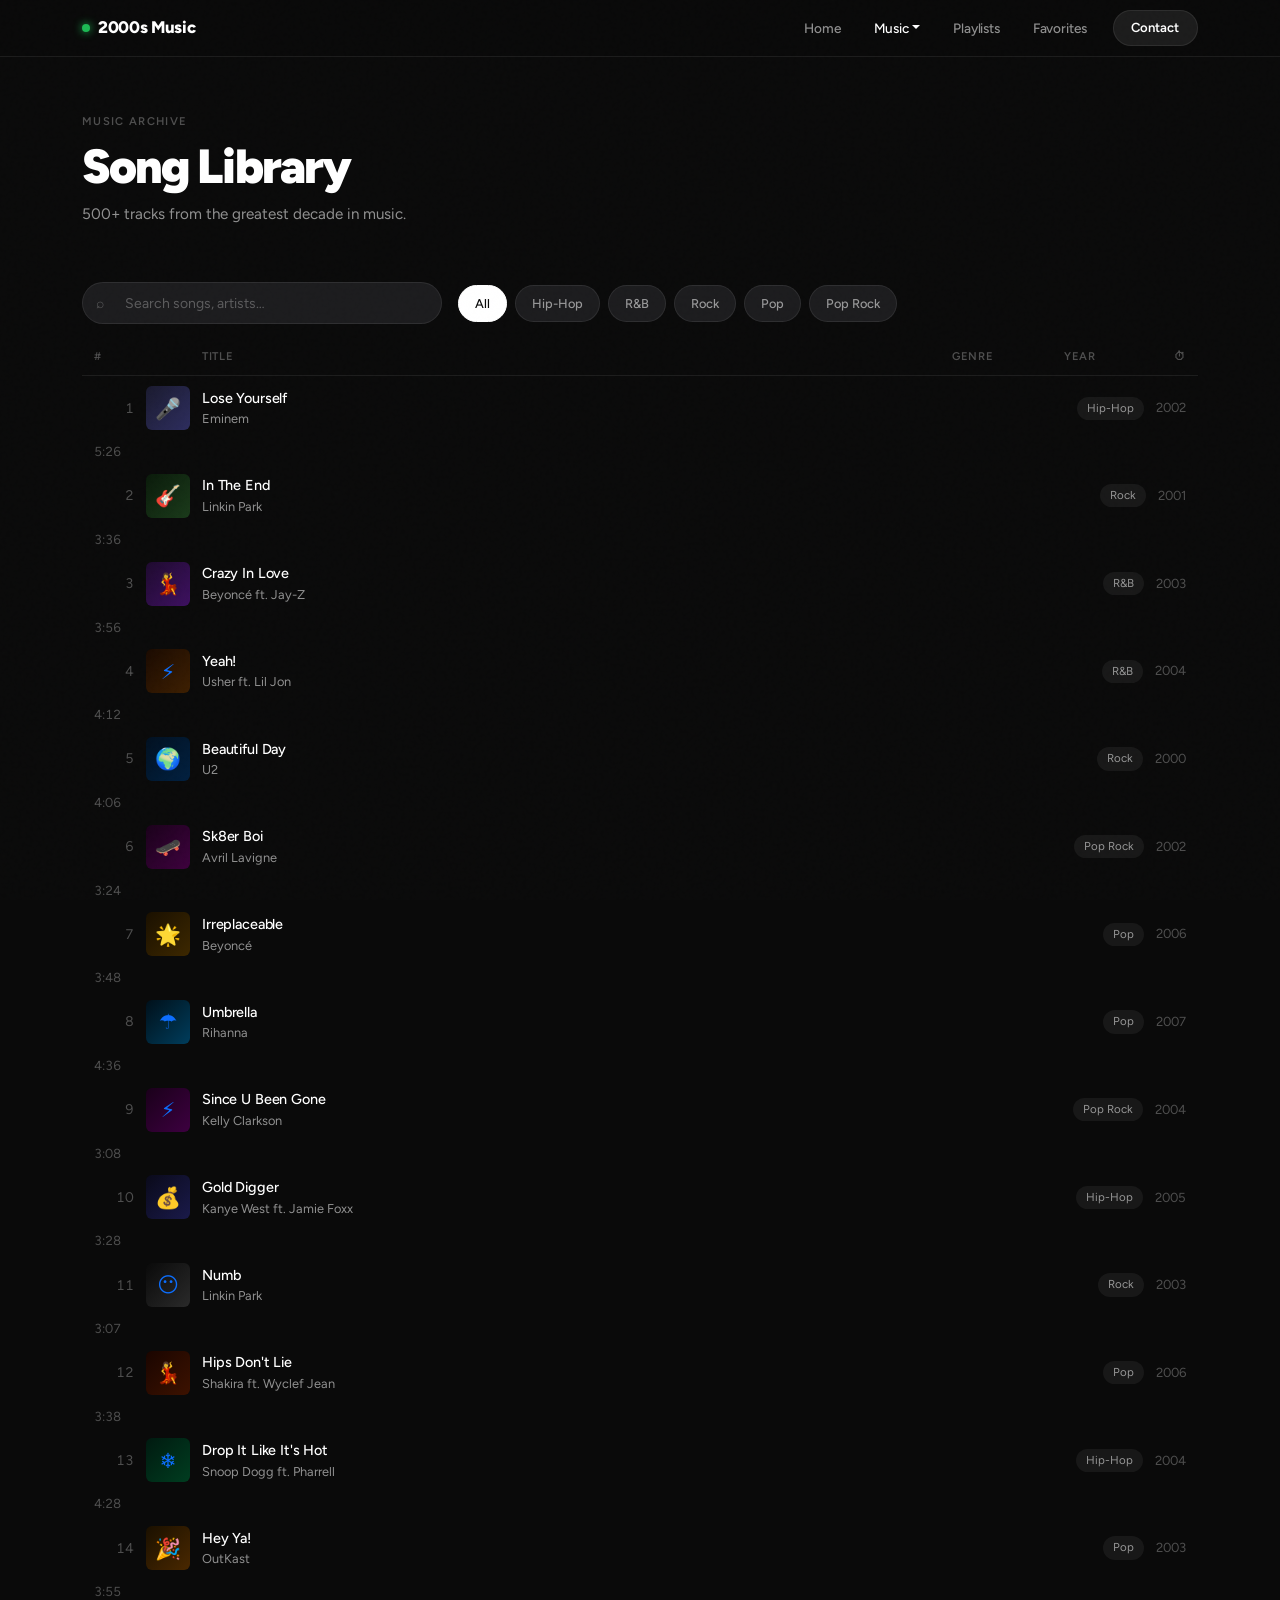
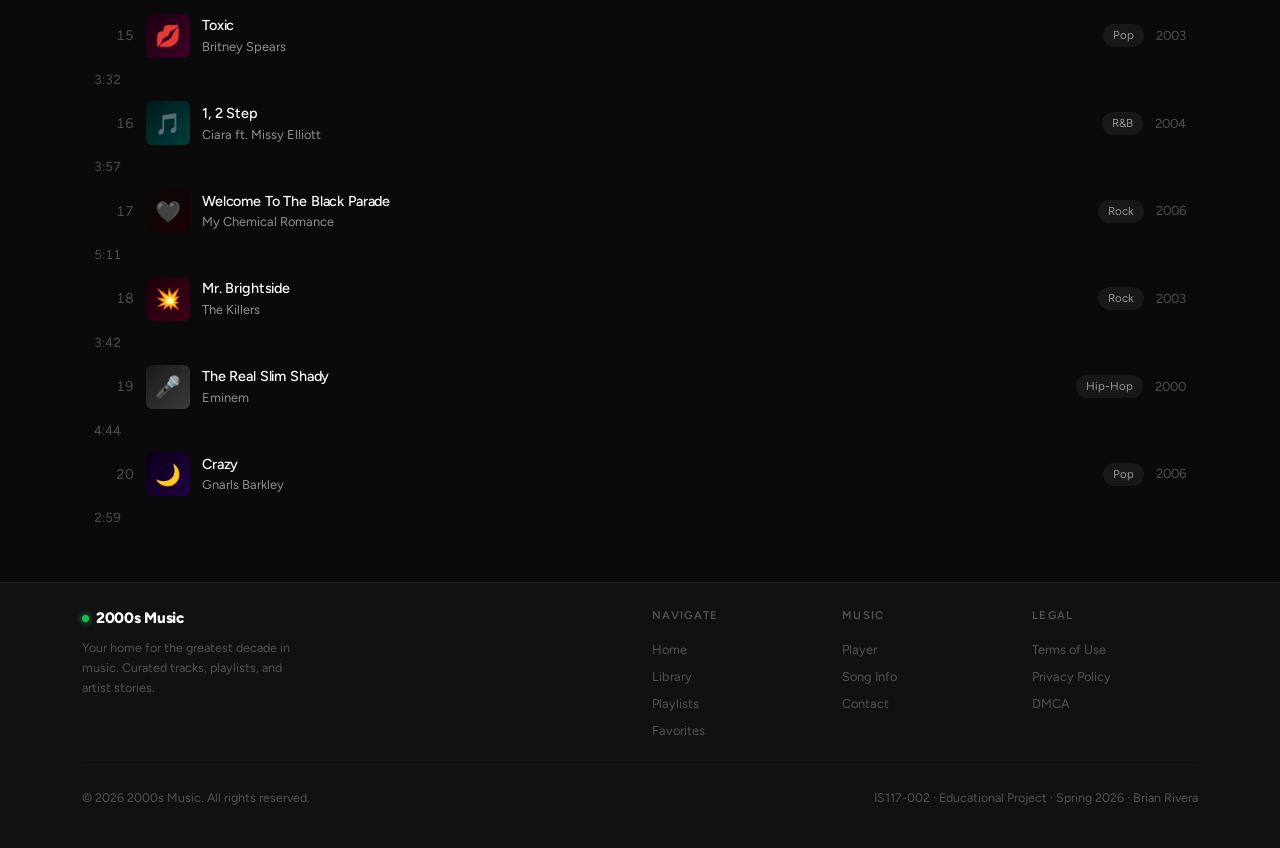
<file: library.html>
<!-- DEVELOPER: Brian Rivera, IS117-002, Spring 2026 -->
<!DOCTYPE html>
<html lang="en">
<head>
  <meta charset="UTF-8" />
  <meta name="viewport" content="width=device-width, initial-scale=1.0" />
  <title>2000s Music — Song Library</title>
  <link rel="stylesheet" href="https://cdn.jsdelivr.net/npm/bootstrap@5.3.3/dist/css/bootstrap.min.css" />
  <link rel="stylesheet" href="css/style.css" />
  <style>
    .search-bar {
      position: relative;
      max-width: 420px;
    }
    .search-bar input {
      background: var(--surface);
      border: 1px solid var(--border);
      border-radius: var(--r-full);
      color: var(--text-primary);
      font-family: var(--font-sans);
      font-size: 0.875rem;
      padding: 0.6rem 1rem 0.6rem 2.6rem;
      width: 100%;
      transition: border-color 0.2s, box-shadow 0.2s;
      outline: none;
    }
    .search-bar input:focus {
      border-color: rgba(255,255,255,0.25);
      box-shadow: 0 0 0 3px rgba(255,255,255,0.05);
    }
    .search-bar input::placeholder { color: var(--text-tertiary); }
    .search-bar .search-icon {
      position: absolute;
      left: 0.9rem;
      top: 50%;
      transform: translateY(-50%);
      color: var(--text-tertiary);
      font-size: 0.85rem;
      pointer-events: none;
    }

    .filter-btn {
      background: var(--surface);
      border: 1px solid var(--border);
      border-radius: var(--r-full);
      color: var(--text-secondary);
      font-family: var(--font-sans);
      font-size: 0.8rem;
      font-weight: 500;
      padding: 0.5rem 1rem;
      cursor: pointer;
      transition: all 0.2s;
      white-space: nowrap;
    }
    .filter-btn:hover, .filter-btn.active {
      background: rgba(255,255,255,0.1);
      border-color: var(--border-hover);
      color: var(--text-primary);
    }
    .filter-btn.active {
      background: var(--text-primary);
      color: var(--bg);
      border-color: var(--text-primary);
    }

    .table-header {
      display: grid;
      grid-template-columns: 40px 44px 1fr 100px 60px 50px;
      gap: 12px;
      align-items: center;
      padding: 0 12px 10px;
      border-bottom: 1px solid var(--border);
      margin-bottom: 4px;
    }

    .table-header span {
      font-size: 0.7rem;
      font-weight: 600;
      color: var(--text-tertiary);
      letter-spacing: 0.06em;
      text-transform: uppercase;
    }

    @media (max-width: 768px) {
      .table-header { grid-template-columns: 28px 40px 1fr 50px; }
      .col-genre-h, .col-year-h { display: none; }
    }
  </style>
</head>
<body class="d-flex flex-column min-vh-100">
<div id="navbar-placeholder"></div>

<div class="page-wrapper flex-grow-1">
  <div class="container">

    <!-- Page hero -->
    <div class="page-hero anim-fade-up">
      <span class="eyebrow mb-2 d-block">Music Archive</span>
      <h1 style="font-size:clamp(2rem,5vw,3rem);font-weight:900;letter-spacing:-0.04em;">Song Library</h1>
      <p style="color:var(--text-secondary);margin-top:0.5rem;font-size:0.95rem;">500+ tracks from the greatest decade in music.</p>
    </div>

    <!-- Search + Filters -->
    <div class="d-flex flex-wrap align-items-center gap-3 mb-4 anim-fade-up delay-1">
      <div class="search-bar flex-grow-1" style="max-width:360px;">
        <span class="search-icon">⌕</span>
        <input type="text" id="searchInput" placeholder="Search songs, artists…" oninput="filterSongs()" />
      </div>
      <div class="d-flex gap-2 flex-wrap">
        <button class="filter-btn active" data-genre="" onclick="setGenre(this,'')">All</button>
        <button class="filter-btn" data-genre="Hip-Hop" onclick="setGenre(this,'Hip-Hop')">Hip-Hop</button>
        <button class="filter-btn" data-genre="R&B" onclick="setGenre(this,'R&B')">R&amp;B</button>
        <button class="filter-btn" data-genre="Rock" onclick="setGenre(this,'Rock')">Rock</button>
        <button class="filter-btn" data-genre="Pop" onclick="setGenre(this,'Pop')">Pop</button>
        <button class="filter-btn" data-genre="Pop Rock" onclick="setGenre(this,'Pop Rock')">Pop Rock</button>
      </div>
    </div>

    <!-- Track Table -->
    <div class="anim-fade-up delay-2">
      <div class="table-header">
        <span>#</span>
        <span></span>
        <span>Title</span>
        <span class="col-genre-h">Genre</span>
        <span class="col-year-h">Year</span>
        <span style="text-align:right;">⏱</span>
      </div>
      <div id="songList"></div>
    </div>

    <div id="noResults" style="display:none;text-align:center;padding:4rem 0;">
      <p style="color:var(--text-tertiary);font-size:0.95rem;">No tracks found. Try a different search.</p>
    </div>

    <div style="height:3rem;"></div>
  </div>
</div>

<div id="footer-placeholder"></div>
<script src="https://cdn.jsdelivr.net/npm/bootstrap@5.3.3/dist/js/bootstrap.bundle.min.js"></script>
<script src="js/components.js"></script>
<script>
  document.getElementById('navbar-placeholder').innerHTML = getNavHTML('library');
  document.getElementById('footer-placeholder').innerHTML = getFooterHTML();

  const songs = [
    { num:1,  emoji:'🎤', title:'Lose Yourself',           artist:'Eminem',                   genre:'Hip-Hop',  year:'2002', dur:'5:26', slug:'lose-yourself',    bg:'linear-gradient(135deg,#1a1a2e,#2d2d5e)' },
    { num:2,  emoji:'🎸', title:'In The End',              artist:'Linkin Park',               genre:'Rock',     year:'2001', dur:'3:36', slug:'in-the-end',        bg:'linear-gradient(135deg,#0a1a0a,#1a3a1a)' },
    { num:3,  emoji:'💃', title:'Crazy In Love',           artist:'Beyoncé ft. Jay-Z',         genre:'R&B',      year:'2003', dur:'3:56', slug:'crazy-in-love',     bg:'linear-gradient(135deg,#1e0a2e,#3d1060)' },
    { num:4,  emoji:'⚡', title:'Yeah!',                   artist:'Usher ft. Lil Jon',         genre:'R&B',      year:'2004', dur:'4:12', slug:'yeah',              bg:'linear-gradient(135deg,#1a0a00,#3d1f00)' },
    { num:5,  emoji:'🌍', title:'Beautiful Day',           artist:'U2',                        genre:'Rock',     year:'2000', dur:'4:06', slug:'beautiful-day',     bg:'linear-gradient(135deg,#001020,#002040)' },
    { num:6,  emoji:'🛹', title:'Sk8er Boi',               artist:'Avril Lavigne',             genre:'Pop Rock', year:'2002', dur:'3:24', slug:'sk8er-boi',         bg:'linear-gradient(135deg,#1a001a,#3d003d)' },
    { num:7,  emoji:'🌟', title:'Irreplaceable',           artist:'Beyoncé',                   genre:'Pop',      year:'2006', dur:'3:48', slug:'irreplaceable',     bg:'linear-gradient(135deg,#1a1000,#3d2800)' },
    { num:8,  emoji:'☂️', title:'Umbrella',                artist:'Rihanna',                   genre:'Pop',      year:'2007', dur:'4:36', slug:'umbrella',          bg:'linear-gradient(135deg,#00101a,#003d5c)' },
    { num:9,  emoji:'⚡', title:'Since U Been Gone',       artist:'Kelly Clarkson',            genre:'Pop Rock', year:'2004', dur:'3:08', slug:'since-u-been-gone', bg:'linear-gradient(135deg,#1a001a,#3d0040)' },
    { num:10, emoji:'💰', title:'Gold Digger',             artist:'Kanye West ft. Jamie Foxx', genre:'Hip-Hop',  year:'2005', dur:'3:28', slug:'gold-digger',       bg:'linear-gradient(135deg,#0a0a1a,#1a1a4a)' },
    { num:11, emoji:'😶', title:'Numb',                    artist:'Linkin Park',               genre:'Rock',     year:'2003', dur:'3:07', slug:'numb',              bg:'linear-gradient(135deg,#0a0a0a,#2a2a2a)' },
    { num:12, emoji:'💃', title:"Hips Don't Lie",          artist:'Shakira ft. Wyclef Jean',   genre:'Pop',      year:'2006', dur:'3:38', slug:'hips-dont-lie',     bg:'linear-gradient(135deg,#1a0500,#3d1200)' },
    { num:13, emoji:'❄️', title:"Drop It Like It's Hot",  artist:'Snoop Dogg ft. Pharrell',   genre:'Hip-Hop',  year:'2004', dur:'4:28', slug:'drop-it',           bg:'linear-gradient(135deg,#001a10,#003d20)' },
    { num:14, emoji:'🎉', title:'Hey Ya!',                 artist:'OutKast',                   genre:'Pop',      year:'2003', dur:'3:55', slug:'hey-ya',            bg:'linear-gradient(135deg,#1a1000,#4a2800)' },
    { num:15, emoji:'💋', title:'Toxic',                   artist:'Britney Spears',            genre:'Pop',      year:'2003', dur:'3:32', slug:'toxic',             bg:'linear-gradient(135deg,#1a0010,#3d0028)' },
    { num:16, emoji:'🎵', title:'1, 2 Step',               artist:'Ciara ft. Missy Elliott',   genre:'R&B',      year:'2004', dur:'3:57', slug:'1-2-step',          bg:'linear-gradient(135deg,#001a1a,#003d3d)' },
    { num:17, emoji:'🖤', title:'Welcome To The Black Parade', artist:'My Chemical Romance',  genre:'Rock',     year:'2006', dur:'5:11', slug:'black-parade',      bg:'linear-gradient(135deg,#0a0a0a,#1a0000)' },
    { num:18, emoji:'💥', title:'Mr. Brightside',          artist:'The Killers',               genre:'Rock',     year:'2003', dur:'3:42', slug:'mr-brightside',     bg:'linear-gradient(135deg,#1a000a,#3d0018)' },
    { num:19, emoji:'🎤', title:'The Real Slim Shady',     artist:'Eminem',                    genre:'Hip-Hop',  year:'2000', dur:'4:44', slug:'real-slim-shady',   bg:'linear-gradient(135deg,#1a1a1a,#3a3a3a)' },
    { num:20, emoji:'🌙', title:'Crazy',                   artist:'Gnarls Barkley',            genre:'Pop',      year:'2006', dur:'2:59', slug:'crazy',             bg:'linear-gradient(135deg,#0a001a,#200040)' },
  ];

  let activeGenre = '';

  function setGenre(btn, genre) {
    activeGenre = genre;
    document.querySelectorAll('.filter-btn').forEach(b => b.classList.remove('active'));
    btn.classList.add('active');
    filterSongs();
  }

  function filterSongs() {
    const q = document.getElementById('searchInput').value.toLowerCase().trim();
    const filtered = songs.filter(s =>
      (!q || s.title.toLowerCase().includes(q) || s.artist.toLowerCase().includes(q)) &&
      (!activeGenre || s.genre === activeGenre)
    );
    render(filtered);
  }

  function render(list) {
    const container = document.getElementById('songList');
    const noResults = document.getElementById('noResults');
    if (!list.length) {
      container.innerHTML = '';
      noResults.style.display = 'block';
      return;
    }
    noResults.style.display = 'none';
    container.innerHTML = list.map((s,i) => `
      <a href="player.html?song=${s.slug}" class="text-decoration-none d-block">
        <div class="track-row" style="position:relative;">
          <div style="position:relative;display:flex;align-items:center;justify-content:flex-end;">
            <span class="track-num">${s.num}</span>
            <span class="track-play-icon" style="position:absolute;right:0;">▶</span>
          </div>
          <div class="track-art-sm" style="background:${s.bg};">${s.emoji}</div>
          <div style="min-width:0;">
            <div class="track-name">${s.title}</div>
            <div class="track-artist">${s.artist}</div>
          </div>
          <span class="track-genre-tag">${s.genre}</span>
          <span style="font-size:0.82rem;color:var(--text-tertiary);white-space:nowrap;" class="d-none d-md-block">${s.year}</span>
          <span class="track-duration">${s.dur}</span>
        </div>
      </a>
    `).join('');
  }

  render(songs);
</script>
</body>
</html>
</file>
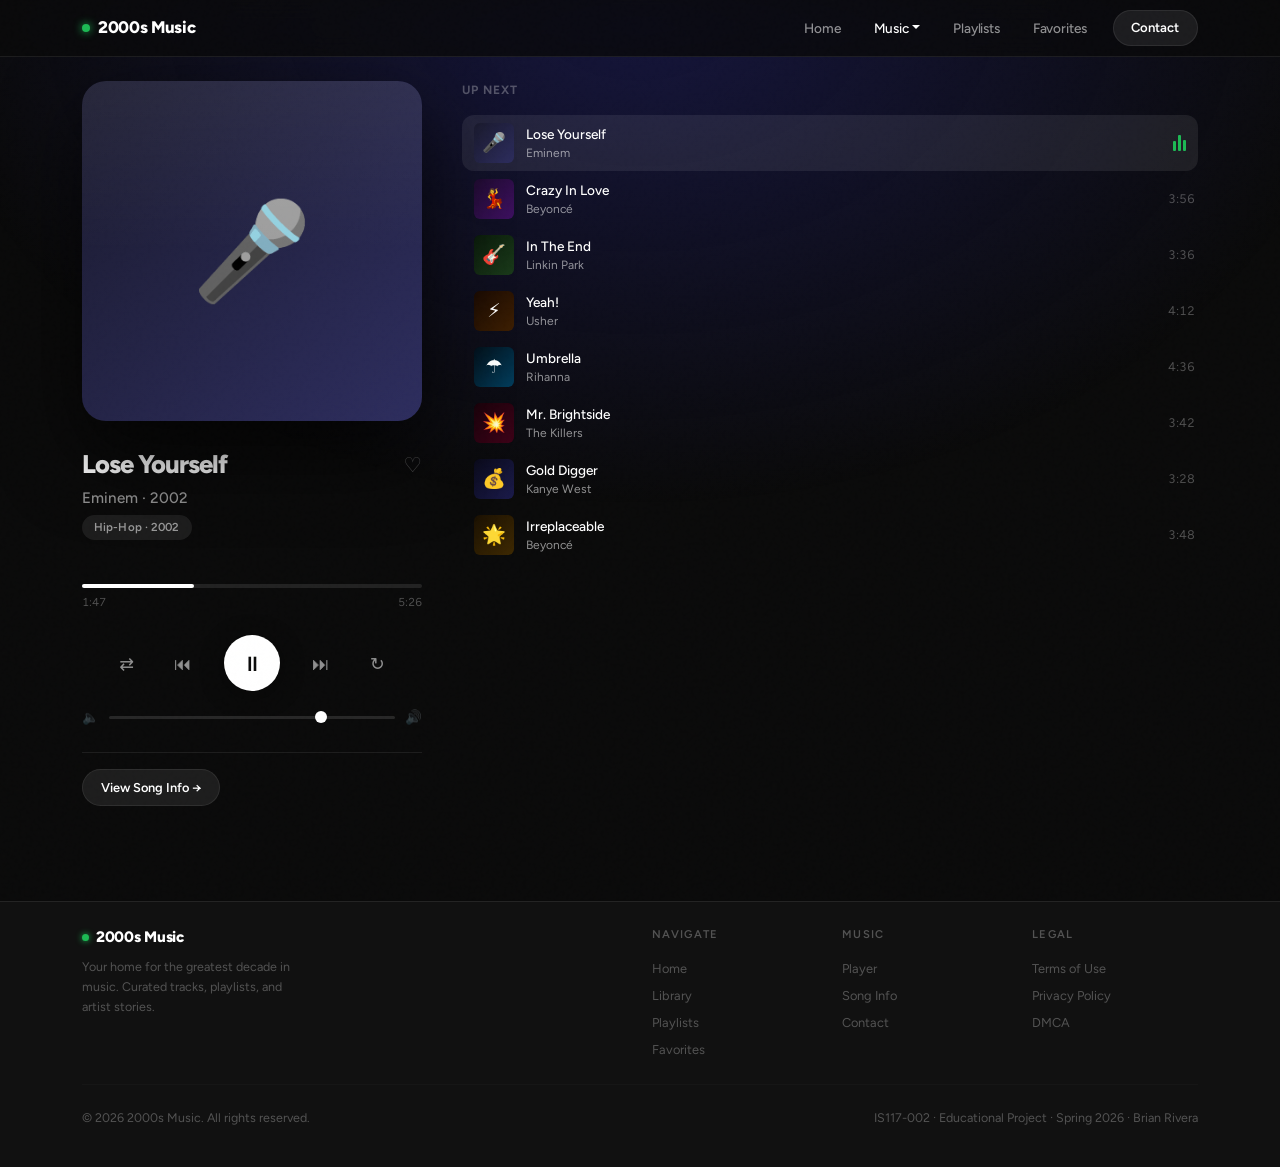
<file: player.html>
<!-- DEVELOPER: Brian Rivera, IS117-002, Spring 2026 -->
<!DOCTYPE html>
<html lang="en">
<head>
  <meta charset="UTF-8" />
  <meta name="viewport" content="width=device-width, initial-scale=1.0" />
  <title>2000s Music — Player</title>
  <link rel="stylesheet" href="https://cdn.jsdelivr.net/npm/bootstrap@5.3.3/dist/css/bootstrap.min.css" />
  <link rel="stylesheet" href="css/style.css" />
  <style>
    /* reacts to current track */
    .player-ambient {
      position: fixed;
      inset: 0;
      transition: background 1.2s ease;
      z-index: 0;
      pointer-events: none;
    }

    .player-layout {
      position: relative;
      z-index: 1;
      display: grid;
      grid-template-columns: 340px 1fr;
      gap: 2.5rem;
      align-items: start;
      padding-bottom: 5rem;
    }

    @media (max-width: 900px) {
      .player-layout { grid-template-columns: 1fr; }
    }

    /*  Art  */
    .album-art {
      width: 100%;
      aspect-ratio: 1;
      border-radius: var(--r-xl);
      display: flex;
      align-items: center;
      justify-content: center;
      font-size: 6rem;
      box-shadow: 0 32px 80px rgba(0,0,0,0.7);
      transition: background 1.2s ease, box-shadow 1.2s ease;
      position: relative;
      overflow: hidden;
    }

    .album-art::after {
      content: '';
      position: absolute;
      inset: 0;
      background: linear-gradient(to bottom, rgba(255,255,255,0.06) 0%, transparent 50%);
      border-radius: inherit;
      pointer-events: none;
    }

    /*  Track info  */
    .now-track-title {
      font-size: 1.6rem;
      font-weight: 800;
      letter-spacing: -0.04em;
      color: var(--text-primary);
      margin-bottom: 4px;
    }

    .now-track-artist {
      font-size: 0.95rem;
      color: var(--text-secondary);
      font-weight: 500;
    }

    /*  Progress  */
    .progress-wrap {
      position: relative;
      height: 4px;
      background: rgba(255,255,255,0.1);
      border-radius: 2px;
      cursor: pointer;
      margin: 1.2rem 0 0.4rem;
    }

    .progress-fill-bar {
      height: 100%;
      background: var(--text-primary);
      border-radius: 2px;
      transition: width 0.5s linear;
      position: relative;
    }

    .progress-fill-bar::after {
      content: '';
      position: absolute;
      right: -5px;
      top: 50%;
      transform: translateY(-50%);
      width: 10px; height: 10px;
      border-radius: 50%;
      background: var(--text-primary);
      opacity: 0;
      transition: opacity 0.2s;
    }

    .progress-wrap:hover .progress-fill-bar::after { opacity: 1; }

    .time-labels {
      display: flex;
      justify-content: space-between;
      font-size: 0.72rem;
      color: var(--text-tertiary);
      font-variant-numeric: tabular-nums;
    }

    /*  Control buttons  */
    .ctrl-row {
      display: flex;
      align-items: center;
      justify-content: center;
      gap: 1.5rem;
      margin: 1.5rem 0 1rem;
    }

    .ctrl-btn {
      background: none;
      border: none;
      cursor: pointer;
      color: var(--text-secondary);
      font-size: 1.1rem;
      padding: 8px;
      border-radius: 50%;
      transition: color 0.2s, transform 0.15s;
      display: flex;
      align-items: center;
      justify-content: center;
      line-height: 1;
    }

    .ctrl-btn:hover { color: var(--text-primary); transform: scale(1.1); }

    .ctrl-btn-play {
      width: 56px; height: 56px;
      background: var(--text-primary);
      color: var(--bg);
      border-radius: 50%;
      font-size: 1.3rem;
      border: none;
      cursor: pointer;
      display: flex;
      align-items: center;
      justify-content: center;
      transition: transform 0.15s, background 0.2s;
      box-shadow: 0 4px 24px rgba(0,0,0,0.4);
    }

    .ctrl-btn-play:hover { transform: scale(1.06); background: rgba(255,255,255,0.9); }

    /*  Volume  */
    .volume-row {
      display: flex;
      align-items: center;
      gap: 10px;
    }

    .vol-slider {
      flex: 1;
      -webkit-appearance: none;
      appearance: none;
      background: rgba(255,255,255,0.12);
      height: 3px;
      border-radius: 2px;
      outline: none;
      cursor: pointer;
    }

    .vol-slider::-webkit-slider-thumb {
      -webkit-appearance: none;
      width: 12px; height: 12px;
      border-radius: 50%;
      background: var(--text-primary);
      cursor: pointer;
    }

    /*  Queue panel  */
    .queue-header {
      font-size: 0.75rem;
      font-weight: 700;
      letter-spacing: 0.08em;
      text-transform: uppercase;
      color: var(--text-tertiary);
      margin-bottom: 1rem;
    }

    .queue-item {
      display: flex;
      align-items: center;
      gap: 12px;
      padding: 8px 12px;
      border-radius: var(--r-md);
      cursor: pointer;
      transition: background 0.15s;
    }

    .queue-item:hover { background: rgba(255,255,255,0.06); }

    .queue-item.active { background: rgba(255,255,255,0.08); }

    .queue-item.active .q-num { opacity: 0; }
    .queue-item.active .q-playing { display: block !important; }

    .q-art {
      width: 40px; height: 40px;
      border-radius: 6px;
      display: flex;
      align-items: center;
      justify-content: center;
      font-size: 1.2rem;
      flex-shrink: 0;
    }

    .q-info { flex: 1; min-width: 0; }
    .q-title { font-size: 0.85rem; font-weight: 500; color: var(--text-primary); white-space:nowrap;overflow:hidden;text-overflow:ellipsis; }
    .q-artist { font-size: 0.75rem; color: var(--text-secondary); }
    .q-num { font-size: 0.78rem; color: var(--text-tertiary); width: 18px; text-align:right; font-variant-numeric: tabular-nums; }
    .q-playing { display: none; color: var(--green); font-size: 0.75rem; }

    /* Bars visualizer */
    .mini-bars {
      display: flex;
      align-items: flex-end;
      gap: 2px;
      height: 16px;
    }

    .mini-bar {
      width: 3px;
      background: var(--green);
      border-radius: 1px;
      animation: miniPulse 0.5s ease-in-out infinite alternate;
    }

    .mini-bar:nth-child(1) { height: 60%; animation-delay: 0s; }
    .mini-bar:nth-child(2) { height: 100%; animation-delay: 0.15s; }
    .mini-bar:nth-child(3) { height: 70%; animation-delay: 0.3s; }

    @keyframes miniPulse {
      to { transform: scaleY(0.3); }
    }
  </style>
</head>
<body class="d-flex flex-column min-vh-100">
<div id="navbar-placeholder"></div>

<div class="player-ambient" id="playerAmbient"></div>

<div class="page-wrapper flex-grow-1">
  <div class="container pt-4">
    <div class="player-layout">

      <!--  Left : Player  -->
      <div>
        <!-- Album Art -->
        <div class="album-art mb-4" id="albumArt">🎤</div>
        <!-- Accessible image; alt-tag requirement -->
        <img src="images/album-hiphop.svg" alt="Album artwork for current playing track" style="display:none;" id="albumImgRef" />

        <!-- Track Info -->
        <div class="d-flex align-items-start justify-content-between gap-2 mb-1">
          <div>
            <div class="now-track-title" id="trackTitle">Lose Yourself</div>
            <div class="now-track-artist" id="trackArtist">Eminem · 8 Mile Soundtrack</div>
          </div>
          <button onclick="toggleHeart(this)" style="background:none;border:none;cursor:pointer;font-size:1.3rem;color:var(--text-tertiary);transition:color 0.2s,transform 0.2s;flex-shrink:0;margin-top:4px;" onmouseover="this.style.transform='scale(1.2)'" onmouseout="this.style.transform='scale(1)'">♡</button>
        </div>

        <span class="pill mb-4 d-inline-block" id="trackPill">Hip-Hop · 2002</span>

        <!-- Progress bar -->
        <div class="progress-wrap" onclick="scrub(event, this)">
          <div class="progress-fill-bar" id="progressBar" style="width:32%;"></div>
        </div>
        <div class="time-labels">
          <span id="currentTime">1:44</span>
          <span id="totalTime">5:26</span>
        </div>

        <!-- Controls -->
        <div class="ctrl-row">
          <button class="ctrl-btn" title="Shuffle">⇄</button>
          <button class="ctrl-btn" onclick="prevTrack()" title="Previous">⏮</button>
          <button class="ctrl-btn-play" id="playBtn" onclick="togglePlay()">⏸</button>
          <button class="ctrl-btn" onclick="nextTrack()" title="Next">⏭</button>
          <button class="ctrl-btn" title="Repeat">↻</button>
        </div>

        <!-- Volume -->
        <div class="volume-row">
          <span style="color:var(--text-tertiary);font-size:0.85rem;">🔈</span>
          <input type="range" class="vol-slider" value="75" min="0" max="100" />
          <span style="color:var(--text-tertiary);font-size:0.85rem;">🔊</span>
        </div>

        <!-- Link to info -->
        <div class="mt-4 pt-3" style="border-top:1px solid var(--border);">
          <a href="info.html" class="btn-ghost" style="font-size:0.8rem;padding:0.5rem 1.1rem;">View Song Info →</a>
        </div>
      </div>

      <!--  Right: Queue  -->
      <div>
        <p class="queue-header">Up Next</p>
        <div id="queueList"></div>
      </div>

    </div>
  </div>
</div>

<div id="footer-placeholder"></div>
<script src="https://cdn.jsdelivr.net/npm/bootstrap@5.3.3/dist/js/bootstrap.bundle.min.js"></script>
<script src="js/components.js"></script>
<script>
  document.getElementById('navbar-placeholder').innerHTML = getNavHTML('player');
  document.getElementById('footer-placeholder').innerHTML = getFooterHTML();

  const queue = [
    { emoji:'🎤', title:'Lose Yourself',     artist:'Eminem',           year:'2002', genre:'Hip-Hop',  dur:'5:26', bg:'linear-gradient(135deg,#1a1a2e,#2d2d5e)', ambientColor:'rgba(29,29,94,0.6)' },
    { emoji:'💃', title:'Crazy In Love',     artist:'Beyoncé',           year:'2003', genre:'R&B',      dur:'3:56', bg:'linear-gradient(135deg,#1e0a2e,#3d1060)', ambientColor:'rgba(61,16,96,0.6)' },
    { emoji:'🎸', title:'In The End',        artist:'Linkin Park',       year:'2001', genre:'Rock',     dur:'3:36', bg:'linear-gradient(135deg,#0a1a0a,#1a3a1a)', ambientColor:'rgba(10,40,10,0.6)' },
    { emoji:'⚡', title:'Yeah!',             artist:'Usher',             year:'2004', genre:'R&B',      dur:'4:12', bg:'linear-gradient(135deg,#1a0a00,#3d1f00)', ambientColor:'rgba(61,31,0,0.6)' },
    { emoji:'☂️', title:'Umbrella',          artist:'Rihanna',           year:'2007', genre:'Pop',      dur:'4:36', bg:'linear-gradient(135deg,#00101a,#003d5c)', ambientColor:'rgba(0,40,70,0.6)' },
    { emoji:'💥', title:'Mr. Brightside',   artist:'The Killers',       year:'2003', genre:'Rock',     dur:'3:42', bg:'linear-gradient(135deg,#1a000a,#3d0018)', ambientColor:'rgba(60,0,24,0.6)' },
    { emoji:'💰', title:'Gold Digger',      artist:'Kanye West',        year:'2005', genre:'Hip-Hop',  dur:'3:28', bg:'linear-gradient(135deg,#0a0a1a,#1a1a4a)', ambientColor:'rgba(20,20,60,0.6)' },
    { emoji:'🌟', title:'Irreplaceable',    artist:'Beyoncé',           year:'2006', genre:'Pop',      dur:'3:48', bg:'linear-gradient(135deg,#1a1000,#3d2800)', ambientColor:'rgba(50,32,0,0.6)' },
  ];

  let current = 0;
  let playing = true;
  let progress = 32;
  let progressInterval;

  function updatePlayerUI() {
    const t = queue[current];
    document.getElementById('trackTitle').textContent  = t.title;
    document.getElementById('trackArtist').textContent = t.artist + ' · ' + t.year;
    document.getElementById('trackPill').textContent   = t.genre + ' · ' + t.year;
    document.getElementById('totalTime').textContent   = t.dur;
    document.getElementById('albumArt').style.background = t.bg;
    document.getElementById('albumArt').textContent    = t.emoji;
    document.getElementById('playerAmbient').style.background =
      `radial-gradient(ellipse 80% 80% at 50% 0%, ${t.ambientColor} 0%, transparent 70%)`;
    renderQueue();
  }

  function renderQueue() {
    document.getElementById('queueList').innerHTML = queue.map((t, i) => `
      <div class="queue-item ${i===current?'active':''}" onclick="selectTrack(${i})">
        <div class="q-art" style="background:${t.bg};">${t.emoji}</div>
        <div class="q-info">
          <div class="q-title">${t.title}</div>
          <div class="q-artist">${t.artist}</div>
        </div>
        ${i === current ? `
          <div class="mini-bars">
            <div class="mini-bar"></div>
            <div class="mini-bar"></div>
            <div class="mini-bar"></div>
          </div>
        ` : `<span class="q-num">${t.dur}</span>`}
      </div>
    `).join('');
  }

  function selectTrack(i) {
    current = i;
    progress = 0;
    document.getElementById('progressBar').style.width = '0%';
    document.getElementById('currentTime').textContent = '0:00';
    updatePlayerUI();
    if (playing) startProgress();
  }

  function togglePlay() {
    playing = !playing;
    document.getElementById('playBtn').textContent = playing ? '⏸' : '▶';
    const bars = document.querySelectorAll('.mini-bar');
    bars.forEach(b => b.style.animationPlayState = playing ? 'running' : 'paused');
    playing ? startProgress() : clearInterval(progressInterval);
  }

  function nextTrack() { selectTrack((current + 1) % queue.length); }
  function prevTrack() { selectTrack((current - 1 + queue.length) % queue.length); }

  function startProgress() {
    clearInterval(progressInterval);
    progressInterval = setInterval(() => {
      progress = Math.min(progress + 0.15, 100);
      document.getElementById('progressBar').style.width = progress + '%';
      const parts = queue[current].dur.split(':');
      const totalSec = parseInt(parts[0]) * 60 + parseInt(parts[1]);
      const elapsed = Math.round((progress / 100) * totalSec);
      const m = Math.floor(elapsed / 60);
      const s = elapsed % 60;
      document.getElementById('currentTime').textContent = m + ':' + s.toString().padStart(2,'0');
      if (progress >= 100) { clearInterval(progressInterval); nextTrack(); }
    }, 200);
  }

  function scrub(e, el) {
    const rect = el.getBoundingClientRect();
    progress = ((e.clientX - rect.left) / rect.width) * 100;
    document.getElementById('progressBar').style.width = progress + '%';
  }

  function toggleHeart(btn) {
    const on = btn.textContent === '♥';
    btn.textContent = on ? '♡' : '♥';
    btn.style.color = on ? 'var(--text-tertiary)' : 'var(--red)';
  }

  updatePlayerUI();
  startProgress();
</script>
</body>
</html>
</file>
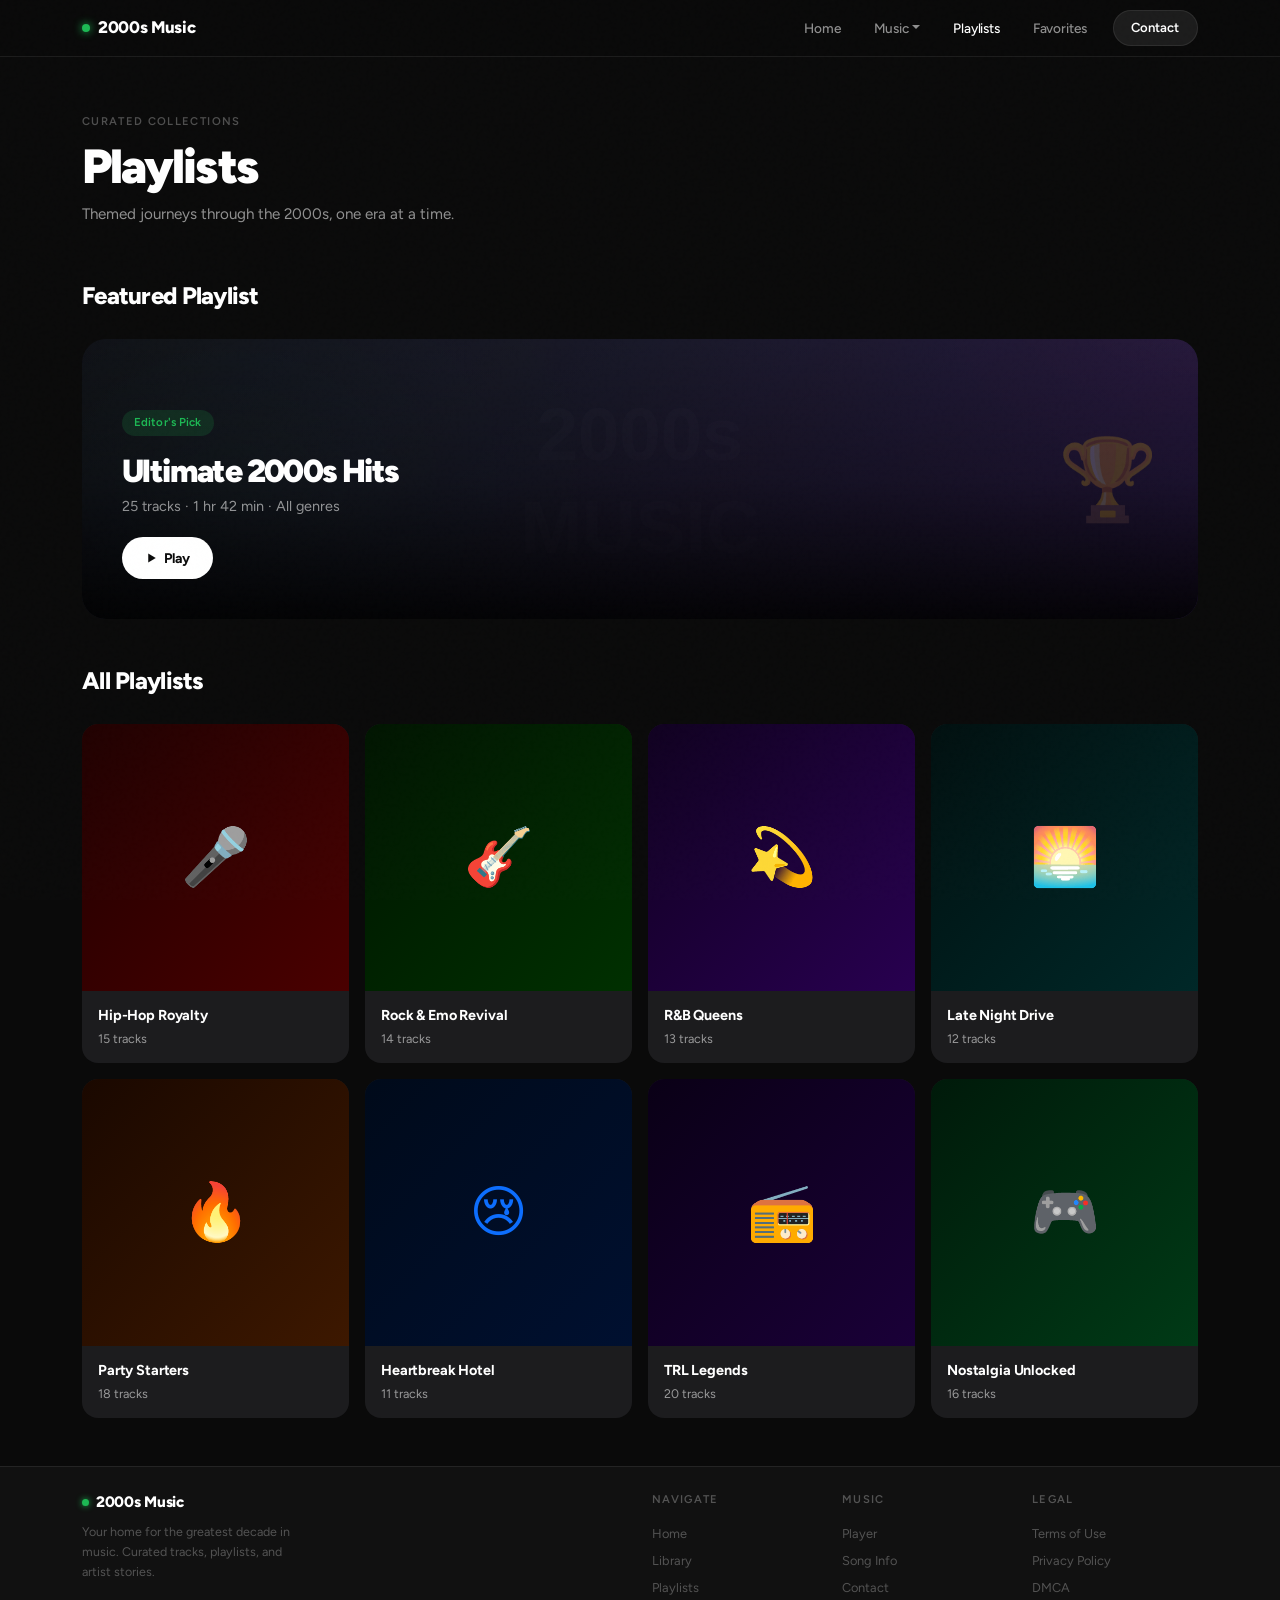
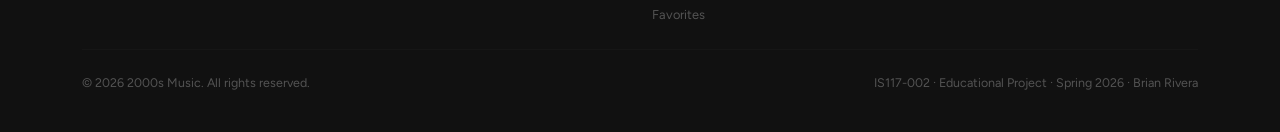
<file: playlists.html>
<!-- DEVELOPER: Brian Rivera, IS117-002, Spring 2026 -->
<!DOCTYPE html>
<html lang="en">
<head>
  <meta charset="UTF-8" />
  <meta name="viewport" content="width=device-width, initial-scale=1.0" />
  <title>2000s Music — Playlists</title>
  <link rel="stylesheet" href="https://cdn.jsdelivr.net/npm/bootstrap@5.3.3/dist/css/bootstrap.min.css" />
  <link rel="stylesheet" href="css/style.css" />
  <style>
    /*  Featured Playlist   */
    .playlist-hero-card {
      border-radius: var(--r-xl);
      overflow: hidden;
      position: relative;
      min-height: 280px;
      display: flex;
      align-items: flex-end;
      padding: 2.5rem;
      text-decoration: none;
      cursor: pointer;
      transition: transform 0.3s cubic-bezier(0.34,1.56,0.64,1);
    }

    .playlist-hero-card:hover { transform: scale(1.01); }

    .playlist-hero-card .ph-bg {
      position: absolute;
      inset: 0;
      z-index: 0;
    }

    .playlist-hero-card .ph-overlay {
      position: absolute;
      inset: 0;
      background: linear-gradient(to top, rgba(0,0,0,0.9) 0%, rgba(0,0,0,0.3) 50%, transparent 100%);
      z-index: 1;
    }

    .playlist-hero-card .ph-content { position: relative; z-index: 2; }

    .playlist-hero-card .ph-emoji {
      position: absolute;
      right: 2.5rem;
      top: 50%;
      transform: translateY(-50%);
      font-size: 5rem;
      opacity: 0.2;
      z-index: 2;
    }

    /*  The Playlist Grid   */
    .playlist-grid-card {
      background: var(--surface);
      border-radius: var(--r-lg);
      overflow: hidden;
      cursor: pointer;
      transition: transform 0.3s cubic-bezier(0.34,1.56,0.64,1), box-shadow 0.3s;
      text-decoration: none;
      display: block;
    }

    .playlist-grid-card:hover {
      transform: translateY(-4px) scale(1.01);
      box-shadow: 0 20px 50px rgba(0,0,0,0.5);
    }

    .playlist-grid-card .pg-art {
      aspect-ratio: 1;
      display: flex;
      align-items: center;
      justify-content: center;
      font-size: 3.5rem;
      position: relative;
      overflow: hidden;
    }

    .playlist-grid-card .pg-art .pg-play {
      position: absolute;
      bottom: 10px;
      right: 10px;
      width: 40px; height: 40px;
      background: var(--text-primary);
      border-radius: 50%;
      display: flex;
      align-items: center;
      justify-content: center;
      color: var(--bg);
      font-size: 0.9rem;
      opacity: 0;
      transform: translateY(4px);
      transition: opacity 0.2s, transform 0.2s;
      box-shadow: 0 4px 16px rgba(0,0,0,0.4);
    }

    .playlist-grid-card:hover .pg-play { opacity: 1; transform: translateY(0); }

    .playlist-grid-card .pg-body { padding: 0.9rem 1rem; }
    .playlist-grid-card .pg-title { font-size: 0.9rem; font-weight: 700; color: var(--text-primary); letter-spacing:-0.01em; margin-bottom:3px; white-space:nowrap;overflow:hidden;text-overflow:ellipsis; }
    .playlist-grid-card .pg-sub   { font-size: 0.78rem; color: var(--text-secondary); }

    /* ── Track Previews ── */
    .preview-list { margin-top: 0.5rem; }
    .preview-track { display:flex;align-items:center;gap:8px;padding:5px 0;border-bottom:1px solid var(--border); }
    .preview-track:last-child { border-bottom: none; }
    .preview-dot { width:5px;height:5px;border-radius:50%;background:var(--green);flex-shrink:0; }
    .preview-track-name { font-size:0.78rem;color:var(--text-secondary);white-space:nowrap;overflow:hidden;text-overflow:ellipsis; }
  </style>
</head>
<body class="d-flex flex-column min-vh-100">
<div id="navbar-placeholder"></div>

<div class="page-wrapper flex-grow-1">
  <div class="container">

    <div class="page-hero anim-fade-up">
      <span class="eyebrow mb-2 d-block">Curated Collections</span>
      <h1 style="font-size:clamp(2rem,5vw,3rem);font-weight:900;letter-spacing:-0.04em;">Playlists</h1>
      <p style="color:var(--text-secondary);margin-top:0.5rem;font-size:0.95rem;">Themed journeys through the 2000s, one era at a time.</p>
    </div>

    <!-- FEATURED -->
    <div class="mb-5 anim-fade-up delay-1">
      <div class="section-head">
        <h2 class="section-title">Featured Playlist</h2>
      </div>
      <a href="player.html" class="playlist-hero-card">
        <div class="ph-bg" style="background:linear-gradient(135deg,#111118 0%,#1c1c2e 40%,#2d1b4e 100%);"></div>
        <img src="images/hero-bg.svg" alt="Ultimate 2000s Hits - curated playlist featuring the biggest songs of the decade" style="position:absolute;inset:0;width:100%;height:100%;object-fit:cover;opacity:0.15;pointer-events:none;" />
        <div class="ph-overlay"></div>
        <span class="ph-emoji">🏆</span>
        <div class="ph-content">
          <span class="pill pill-green mb-3">Editor's Pick</span>
          <h2 style="font-size:2rem;font-weight:900;letter-spacing:-0.05em;color:#fff;margin:0 0 0.4rem;">Ultimate 2000s Hits</h2>
          <p style="color:rgba(255,255,255,0.55);margin:0 0 1.2rem;font-size:0.9rem;">25 tracks · 1 hr 42 min · All genres</p>
          <span class="btn-primary-music" style="pointer-events:none;">
            <svg width="12" height="12" viewBox="0 0 16 16" fill="currentColor"><path d="M3 2l10 6-10 6V2z"/></svg>
            Play
          </span>
        </div>
      </a>
    </div>

  
    <div class="anim-fade-up delay-2">
      <div class="section-head">
        <h2 class="section-title">All Playlists</h2>
      </div>
      <div class="row g-3" id="playlistGrid"></div>
    </div>

    <div style="height:3rem;"></div>
  </div>
</div>

<div id="footer-placeholder"></div>
<script src="https://cdn.jsdelivr.net/npm/bootstrap@5.3.3/dist/js/bootstrap.bundle.min.js"></script>
<script src="js/components.js"></script>
<script>
  document.getElementById('navbar-placeholder').innerHTML = getNavHTML('playlists');
  document.getElementById('footer-placeholder').innerHTML = getFooterHTML();

  const playlists = [
    {
      emoji:'🎤', title:'Hip-Hop Royalty', sub:'15 tracks',
      bg:'linear-gradient(135deg,#200000,#4a0000)',
      desc:'The hottest rap tracks from the decade that made hip-hop the planet\'s dominant genre.',
      tracks:['Lose Yourself — Eminem','Gold Digger — Kanye West','Yeah! — Usher ft. Lil Jon','Drop It Like It\'s Hot — Snoop Dogg','The Real Slim Shady — Eminem'],
    },
    {
      emoji:'🎸', title:'Rock & Emo Revival', sub:'14 tracks',
      bg:'linear-gradient(135deg,#001500,#003000)',
      desc:'Nu-metal, pop-punk, and emo anthems that filled MySpace pages and Warped Tour stages.',
      tracks:['In The End — Linkin Park','Welcome To The Black Parade — MCR','Mr. Brightside — The Killers','Sk8er Boi — Avril Lavigne','Numb — Linkin Park'],
    },
    {
      emoji:'💫', title:'R&B Queens', sub:'13 tracks',
      bg:'linear-gradient(135deg,#100020,#280050)',
      desc:'Beyoncé, Rihanna, Alicia Keys — the women who ruled R&B in the 2000s.',
      tracks:['Crazy In Love — Beyoncé','Umbrella — Rihanna','1, 2 Step — Ciara','Irreplaceable — Beyoncé','Halo — Beyoncé'],
    },
    {
      emoji:'🌅', title:'Late Night Drive', sub:'12 tracks',
      bg:'linear-gradient(135deg,#001010,#002828)',
      desc:'Smooth, atmospheric tracks for a midnight cruise through empty city streets.',
      tracks:['Beautiful Day — U2','The Scientist — Coldplay','Crazy — Gnarls Barkley','Say It Right — Nelly Furtado','Fallin\' — Alicia Keys'],
    },
    {
      emoji:'🔥', title:'Party Starters', sub:'18 tracks',
      bg:'linear-gradient(135deg,#1a0800,#3d1800)',
      desc:'Songs that emptied dance floors and filled them right back up. Pure energy.',
      tracks:['Hey Ya! — OutKast','Since U Been Gone — Kelly Clarkson','Toxic — Britney Spears','Hips Don\'t Lie — Shakira','In Da Club — 50 Cent'],
    },
    {
      emoji:'😢', title:'Heartbreak Hotel', sub:'11 tracks',
      bg:'linear-gradient(135deg,#000a1a,#001030)',
      desc:'The ballads that had you texting your ex at 2am. Handle with care.',
      tracks:['Boulevard of Broken Dreams — Green Day','My Immortal — Evanescence','How To Save A Life — The Fray','Breathe (2 AM) — Anna Nalick','Breakaway — Kelly Clarkson'],
    },
    {
      emoji:'📻', title:'TRL Legends', sub:'20 tracks',
      bg:'linear-gradient(135deg,#0a0016,#1a0038)',
      desc:'Songs that dominated MTV\'s Total Request Live and defined pop culture for millions of teens.',
      tracks:['Toxic — Britney Spears','In Da Club — 50 Cent','Beautiful — Christina Aguilera','Crazy In Love — Beyoncé','Lose Yourself — Eminem'],
    },
    {
      emoji:'🎮', title:'Nostalgia Unlocked', sub:'16 tracks',
      bg:'linear-gradient(135deg,#001a0a,#003a16)',
      desc:'Songs that instantly teleport you back to AIM chats, Sidekick phones, and RAZR ringtones.',
      tracks:['All Star — Smash Mouth','Yeah! — Usher','Mr. Brightside — The Killers','Hey Ya! — OutKast','Stacy\'s Mom — Fountains of Wayne'],
    },
  ];

  document.getElementById('playlistGrid').innerHTML = playlists.map(p => `
    <div class="col-sm-6 col-md-4 col-lg-3">
      <a href="player.html" class="playlist-grid-card">
        <div class="pg-art" style="background:${p.bg};">
          <span>${p.emoji}</span>
          <div class="pg-play">▶</div>
        </div>
        <div class="pg-body">
          <div class="pg-title">${p.title}</div>
          <div class="pg-sub">${p.sub}</div>
        </div>
      </a>
    </div>
  `).join('');
</script>
</body>
</html>
</file>
<file: css/style.css>
/* DEVELOPER: Brian Rivera, IS117-002, Spring 2026 */

@import url('https://fonts.googleapis.com/css2?family=Figtree:wght@300;400;500;600;700;800;900&family=DM+Serif+Display:ital@0;1&display=swap');

:root {
  /* Main palette colors */
  --bg:           #0a0a0a;
  --bg-2:         #111111;
  --bg-3:         #1a1a1a;
  --surface:      #1c1c1e;
  --surface-2:    #2c2c2e;
  --surface-3:    #3a3a3c;
  --border:       rgba(255,255,255,0.08);
  --border-hover: rgba(255,255,255,0.16);

  /* Accents */
  --red:          #ff3b30;
  --green:        #1db954;
  --green-dim:    rgba(29,185,84,0.15);
  --blue:         #0071e3;
  --text-primary: #ffffff;
  --text-secondary: rgba(255,255,255,0.55);
  --text-tertiary:  rgba(255,255,255,0.28);

  --glass:        rgba(28,28,30,0.72);
  --glass-border: rgba(255,255,255,0.1);

  /* Fonts */
  --font-sans: 'Figtree', system-ui, sans-serif;
  --font-serif: 'DM Serif Display', Georgia, serif;

  /* Radius */
  --r-sm: 8px;
  --r-md: 12px;
  --r-lg: 16px;
  --r-xl: 24px;
  --r-full: 9999px;
}

*, *::before, *::after { box-sizing: border-box; margin: 0; padding: 0; }

html { scroll-behavior: smooth; }

body {
  font-family: var(--font-sans);
  background: var(--bg);
  color: var(--text-primary);
  min-height: 100vh;
  overflow-x: hidden;
  -webkit-font-smoothing: antialiased;
}

/*   Texture overlay  */
body::before {
  content: '';
  position: fixed;
  inset: 0;
  background-image: url("data:image/svg+xml,%3Csvg viewBox='0 0 256 256' xmlns='http://www.w3.org/2000/svg'%3E%3Cfilter id='noise'%3E%3CfeTurbulence type='fractalNoise' baseFrequency='0.9' numOctaves='4' stitchTiles='stitch'/%3E%3C/filter%3E%3Crect width='100%25' height='100%25' filter='url(%23noise)' opacity='0.04'/%3E%3C/svg%3E");
  pointer-events: none;
  z-index: 9999;
  opacity: 0.4;
}

/* Nav */
.navbar {
  background: rgba(10,10,10,0.85) !important;
  backdrop-filter: saturate(180%) blur(20px);
  -webkit-backdrop-filter: saturate(180%) blur(20px);
  border-bottom: 1px solid var(--border);
  padding: 0 !important;
  position: sticky;
  top: 0;
  z-index: 1000;
}

.navbar .container {
  height: 56px;
  display: flex;
  align-items: center;
}

.navbar-brand {
  font-family: var(--font-sans);
  font-weight: 800;
  font-size: 1.05rem;
  letter-spacing: -0.02em;
  color: var(--text-primary) !important;
  display: flex;
  align-items: center;
  gap: 8px;
}

.navbar-brand .brand-dot {
  width: 8px; height: 8px;
  border-radius: 50%;
  background: var(--green);
  box-shadow: 0 0 8px var(--green);
}

.navbar-nav .nav-link {
  font-size: 0.85rem;
  font-weight: 500;
  color: var(--text-secondary) !important;
  padding: 0.4rem 0.9rem !important;
  border-radius: var(--r-full);
  transition: color 0.2s, background 0.2s;
  letter-spacing: -0.01em;
}

.navbar-nav .nav-link:hover {
  color: var(--text-primary) !important;
  background: rgba(255,255,255,0.06);
}

.navbar-nav .nav-link.active {
  color: var(--text-primary) !important;
}

.dropdown-menu {
  background: #1d1d1f !important;
  border: 1px solid var(--border) !important;
  border-radius: var(--r-md) !important;
  box-shadow: 0 20px 60px rgba(0,0,0,0.6) !important;
  padding: 6px !important;
  min-width: 180px;
}

.dropdown-item {
  font-family: var(--font-sans);
  font-size: 0.85rem;
  font-weight: 500;
  color: var(--text-secondary) !important;
  border-radius: var(--r-sm) !important;
  padding: 0.55rem 0.9rem !important;
  transition: background 0.15s, color 0.15s;
}

.dropdown-item:hover {
  background: rgba(255,255,255,0.08) !important;
  color: var(--text-primary) !important;
}

.navbar-toggler {
  border: 1px solid var(--border) !important;
  border-radius: var(--r-sm) !important;
  padding: 6px 10px !important;
}

.navbar-toggler-icon {
  filter: invert(1);
}

/* page wrapper */
.page-wrapper { min-height: calc(100vh - 56px); }

.display-title {
  font-family: var(--font-sans);
  font-weight: 900;
  letter-spacing: -0.04em;
  line-height: 1;
  color: var(--text-primary);
}

.serif-title {
  font-family: var(--font-serif);
  font-weight: 400;
  letter-spacing: -0.02em;
  color: var(--text-primary);
}

.eyebrow {
  font-size: 0.7rem;
  font-weight: 600;
  letter-spacing: 0.12em;
  text-transform: uppercase;
  color: var(--text-tertiary);
}

.eyebrow-green {
  color: var(--green);
}

/* cards */
.music-card {
  background: var(--surface);
  border-radius: var(--r-lg);
  overflow: hidden;
  transition: transform 0.3s cubic-bezier(0.34,1.56,0.64,1), box-shadow 0.3s;
  cursor: pointer;
  position: relative;
}

.music-card:hover {
  transform: translateY(-4px) scale(1.01);
  box-shadow: 0 24px 60px rgba(0,0,0,0.5);
}

.music-card .card-art {
  aspect-ratio: 1;
  display: flex;
  align-items: center;
  justify-content: center;
  font-size: 3rem;
  position: relative;
  overflow: hidden;
}

.music-card .card-art .play-overlay {
  position: absolute;
  inset: 0;
  background: rgba(0,0,0,0.4);
  display: flex;
  align-items: center;
  justify-content: center;
  opacity: 0;
  transition: opacity 0.2s;
}

.music-card:hover .play-overlay { opacity: 1; }

.play-btn-circle {
  width: 40px; height: 40px;
  background: var(--text-primary);
  border-radius: 50%;
  display: flex;
  align-items: center;
  justify-content: center;
  color: var(--bg);
  font-size: 0.95rem;
  box-shadow: 0 8px 24px rgba(0,0,0,0.4);
  transform: scale(0.88);
  transition: transform 0.2s;
}

.music-card:hover .play-btn-circle { transform: scale(1); }

.music-card .card-body {
  padding: 0.75rem 0.85rem;
}

.music-card .card-title {
  font-size: 0.82rem;
  font-weight: 700;
  color: var(--text-primary);
  letter-spacing: -0.01em;
  margin-bottom: 2px;
  white-space: nowrap;
  overflow: hidden;
  text-overflow: ellipsis;
}

.music-card .card-sub {
  font-size: 0.72rem;
  color: var(--text-secondary);
  white-space: nowrap;
  overflow: hidden;
  text-overflow: ellipsis;
}

/* headers */
.section-head {
  display: flex;
  align-items: baseline;
  justify-content: space-between;
  margin-bottom: 1.25rem;
}

.section-head .section-title {
  font-size: 1.5rem;
  font-weight: 800;
  letter-spacing: -0.03em;
  color: var(--text-primary);
}

.section-head .section-link {
  font-size: 0.8rem;
  font-weight: 600;
  color: var(--text-secondary);
  text-decoration: none;
  transition: color 0.2s;
}

.section-head .section-link:hover { color: var(--text-primary); }

/* buttons */
.btn-primary-music {
  background: var(--text-primary);
  color: var(--bg);
  border: none;
  border-radius: var(--r-full);
  padding: 0.65rem 1.5rem;
  font-family: var(--font-sans);
  font-size: 0.875rem;
  font-weight: 700;
  letter-spacing: -0.01em;
  cursor: pointer;
  transition: background 0.2s, transform 0.15s;
  text-decoration: none;
  display: inline-flex;
  align-items: center;
  gap: 6px;
}

.btn-primary-music:hover {
  background: rgba(255,255,255,0.88);
  transform: scale(1.02);
  color: var(--bg);
}

.btn-green {
  background: var(--green);
  color: #000;
  border: none;
  border-radius: var(--r-full);
  padding: 0.65rem 1.5rem;
  font-family: var(--font-sans);
  font-size: 0.875rem;
  font-weight: 700;
  cursor: pointer;
  transition: all 0.2s;
  text-decoration: none;
  display: inline-flex;
  align-items: center;
  gap: 6px;
}

.btn-green:hover {
  background: #1ed760;
  transform: scale(1.02);
  color: #000;
}

.btn-ghost {
  background: rgba(255,255,255,0.08);
  color: var(--text-primary);
  border: 1px solid var(--border);
  border-radius: var(--r-full);
  padding: 0.6rem 1.4rem;
  font-family: var(--font-sans);
  font-size: 0.875rem;
  font-weight: 600;
  cursor: pointer;
  transition: all 0.2s;
  text-decoration: none;
  display: inline-flex;
  align-items: center;
  gap: 6px;
}

.btn-ghost:hover {
  background: rgba(255,255,255,0.14);
  color: var(--text-primary);
  border-color: var(--border-hover);
}

/* track */
.track-row {
  display: grid;
  grid-template-columns: 40px 44px 1fr auto auto;
  align-items: center;
  gap: 12px;
  padding: 6px 12px;
  border-radius: var(--r-md);
  transition: background 0.15s;
  cursor: pointer;
}

.track-row:hover { background: rgba(255,255,255,0.06); }
.track-row:hover .track-num { opacity: 0; }
.track-row:hover .track-play-icon { opacity: 1 !important; }

.track-num {
  font-size: 0.875rem;
  color: var(--text-tertiary);
  text-align: right;
  transition: opacity 0.15s;
  font-variant-numeric: tabular-nums;
}

.track-play-icon {
  position: absolute;
  font-size: 0.875rem;
  color: var(--text-primary);
  opacity: 0;
  transition: opacity 0.15s;
}

.track-art-sm {
  width: 44px; height: 44px;
  border-radius: 6px;
  display: flex;
  align-items: center;
  justify-content: center;
  font-size: 1.3rem;
  flex-shrink: 0;
}

.track-name {
  font-size: 0.9rem;
  font-weight: 500;
  color: var(--text-primary);
  letter-spacing: -0.01em;
  white-space: nowrap;
  overflow: hidden;
  text-overflow: ellipsis;
}

.track-artist {
  font-size: 0.8rem;
  color: var(--text-secondary);
}

.track-genre-tag {
  font-size: 0.72rem;
  background: rgba(255,255,255,0.06);
  color: var(--text-secondary);
  border-radius: var(--r-full);
  padding: 3px 10px;
  white-space: nowrap;
}

.track-duration {
  font-size: 0.82rem;
  color: var(--text-tertiary);
  font-variant-numeric: tabular-nums;
  white-space: nowrap;
}

/* ══════════════════════════════
   FROSTED GLASS PANEL
══════════════════════════════ */
.glass-panel {
  background: var(--glass);
  backdrop-filter: blur(24px);
  -webkit-backdrop-filter: blur(24px);
  border: 1px solid var(--glass-border);
  border-radius: var(--r-xl);
}

/* pill */
.pill {
  display: inline-flex;
  align-items: center;
  gap: 5px;
  font-size: 0.72rem;
  font-weight: 600;
  letter-spacing: 0.01em;
  padding: 4px 12px;
  border-radius: var(--r-full);
  background: rgba(255,255,255,0.08);
  color: var(--text-secondary);
}

.pill-green {
  background: var(--green-dim);
  color: var(--green);
}

.pill-red {
  background: rgba(255,59,48,0.12);
  color: var(--red);
}

/* ══════════════════════════════
   INTERIOR PAGE HERO
══════════════════════════════ */
.page-hero {
  padding: 3.5rem 0 2.5rem;
}

.page-hero .eyebrow {
  margin-bottom: 0.6rem;
  display: block;
}


.divider {
  border: none;
  border-top: 1px solid var(--border);
  margin: 0;
}

/* footer */
footer {
  background: var(--bg-2) !important;
  border-top: 1px solid var(--border);
  padding: 2.5rem 0;
  position: relative;
  z-index: 1;
}

footer .footer-brand {
  font-weight: 800;
  font-size: 0.95rem;
  letter-spacing: -0.02em;
  color: var(--text-primary);
  display: flex;
  align-items: center;
  gap: 7px;
}

footer .footer-link {
  font-size: 0.8rem;
  color: var(--text-tertiary);
  text-decoration: none;
  transition: color 0.2s;
}

footer .footer-link:hover { color: var(--text-secondary); }

footer .footer-copy {
  font-size: 0.78rem;
  color: var(--text-tertiary);
}

/* forms */
.music-form .form-label {
  font-size: 0.78rem;
  font-weight: 600;
  color: var(--text-secondary);
  letter-spacing: 0.02em;
  margin-bottom: 6px;
}

.music-form .form-control,
.music-form .form-select {
  background: var(--surface);
  border: 1px solid var(--border);
  border-radius: var(--r-md);
  color: var(--text-primary);
  font-family: var(--font-sans);
  font-size: 0.9rem;
  padding: 0.7rem 1rem;
  transition: border-color 0.2s, box-shadow 0.2s;
}

.music-form .form-control:focus,
.music-form .form-select:focus {
  background: var(--surface);
  border-color: rgba(255,255,255,0.3);
  box-shadow: 0 0 0 3px rgba(255,255,255,0.06);
  color: var(--text-primary);
  outline: none;
}

.music-form .form-control::placeholder { color: var(--text-tertiary); }
.music-form .form-select option { background: #1c1c1e; }

.music-form .form-check-input {
  background: var(--surface-2);
  border-color: var(--border);
}

.music-form .form-check-input:checked {
  background-color: var(--green);
  border-color: var(--green);
}

/* scrollbars */
::-webkit-scrollbar { width: 5px; }
::-webkit-scrollbar-track { background: transparent; }
::-webkit-scrollbar-thumb { background: rgba(255,255,255,0.15); border-radius: 3px; }

/* some animations */
@keyframes fadeUp {
  from { opacity: 0; transform: translateY(16px); }
  to   { opacity: 1; transform: translateY(0); }
}

@keyframes scaleIn {
  from { opacity: 0; transform: scale(0.96); }
  to   { opacity: 1; transform: scale(1); }
}

.anim-fade-up   { animation: fadeUp  0.5s cubic-bezier(0.22,1,0.36,1) both; }
.anim-scale-in  { animation: scaleIn 0.4s cubic-bezier(0.22,1,0.36,1) both; }
.delay-1 { animation-delay: 0.1s; }
.delay-2 { animation-delay: 0.2s; }
.delay-3 { animation-delay: 0.3s; }
.delay-4 { animation-delay: 0.4s; }

/* @ media for the responsiveness  */
@media (max-width: 768px) {
  .track-row { grid-template-columns: 28px 40px 1fr auto; }
  .track-genre-tag { display: none; }
  .page-hero { padding: 2rem 0 1.5rem; }
}

@media (max-width: 576px) {
  .section-head .section-title { font-size: 1.2rem; }
}
</file>
